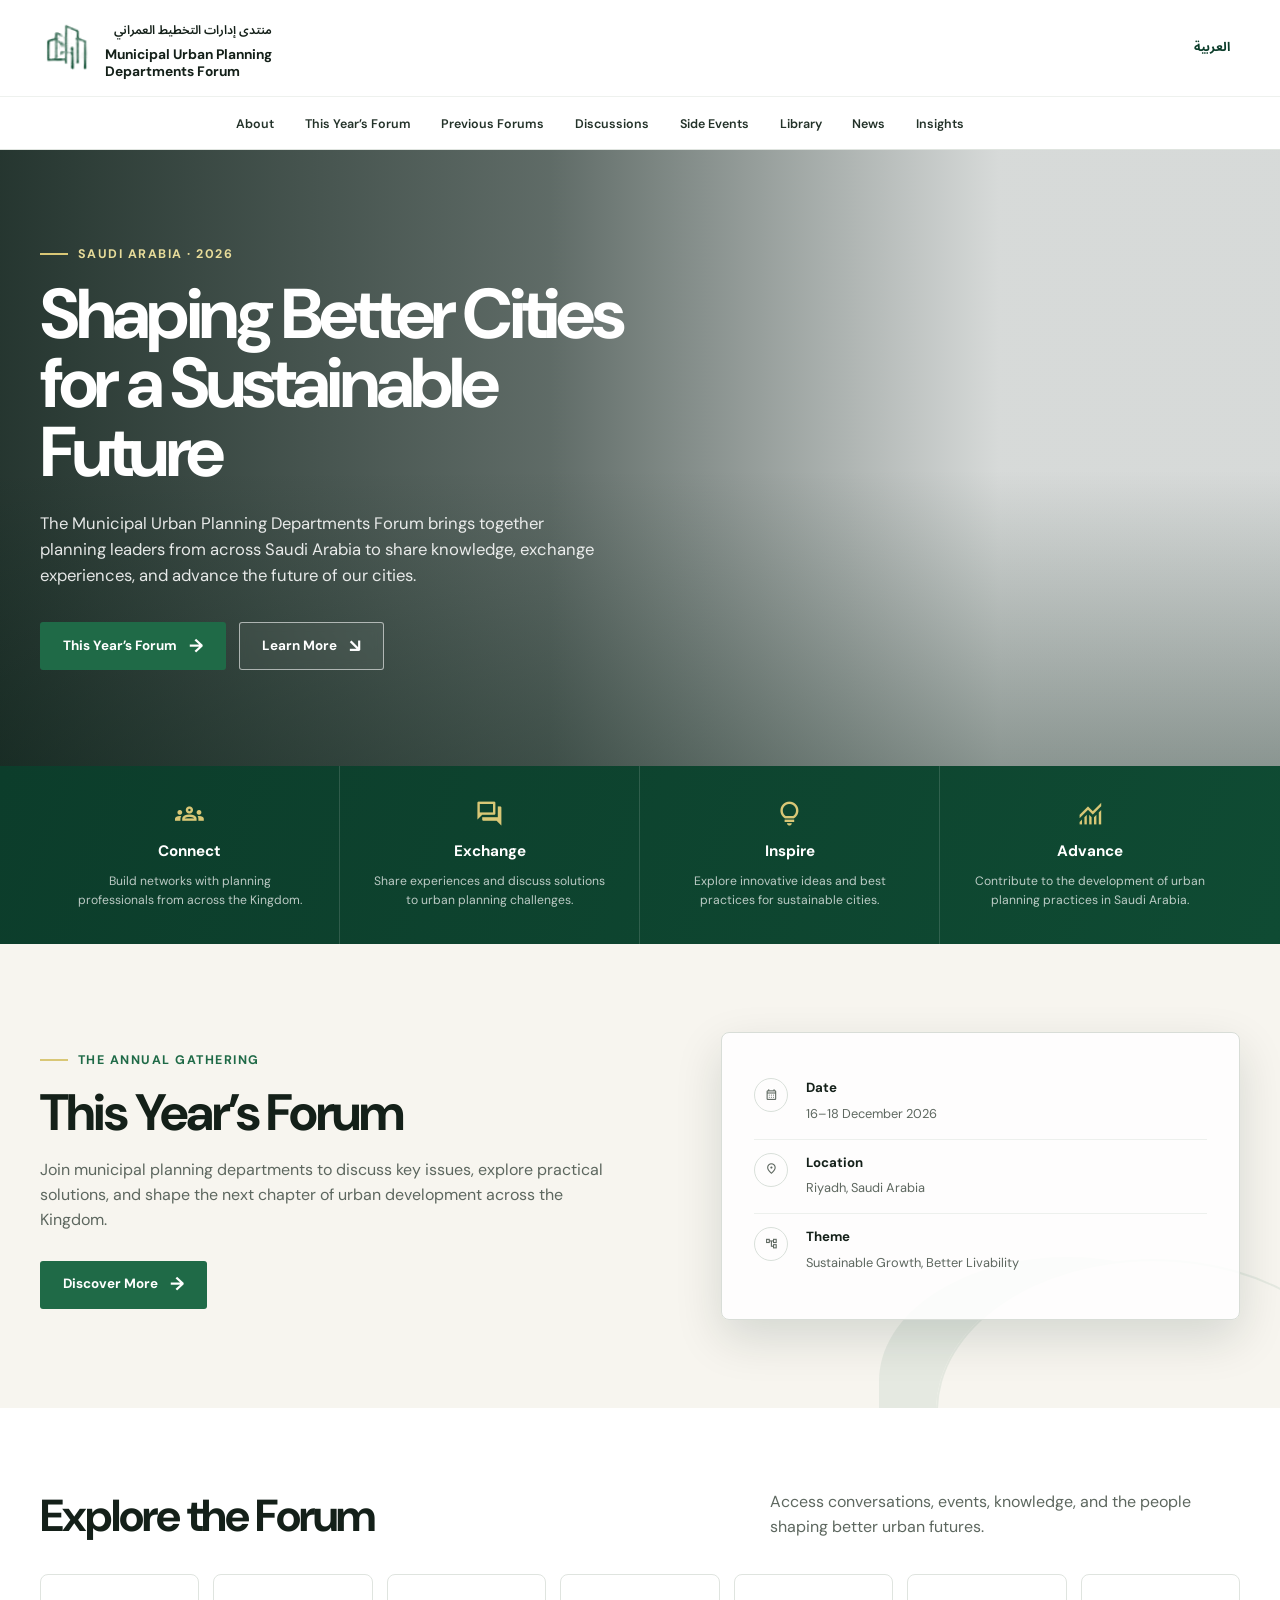
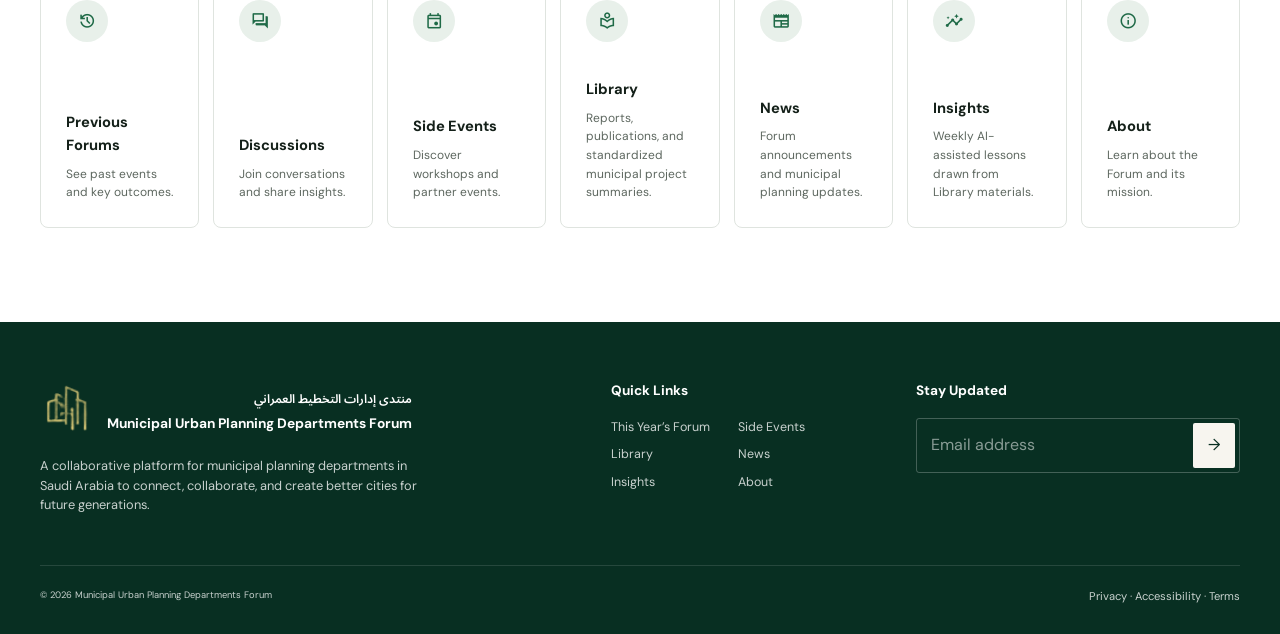
<file: index.html>
<!doctype html>
<html lang="en" dir="ltr">
<head>
  <meta charset="utf-8" />
  <meta name="viewport" content="width=device-width, initial-scale=1" />
  <meta name="description" content="Municipal Urban Planning Departments Forum — connecting planners across Saudi Arabia." />
  <title>Municipal Urban Planning Departments Forum</title>
  <link rel="icon" type="image/png" href="forum-icon-option-1.png" />
  <link rel="preconnect" href="https://fonts.googleapis.com" />
  <link rel="preconnect" href="https://fonts.gstatic.com" crossorigin />
  <link href="https://fonts.googleapis.com/css2?family=DM+Sans:wght@400;500;600;700&family=Noto+Sans+Arabic:wght@400;500;600;700&display=swap" rel="stylesheet" />
  <link href="https://fonts.googleapis.com/css2?family=Material+Symbols+Outlined:opsz,wght,FILL,GRAD@20..48,400,0,0" rel="stylesheet" />
  <style>
    :root {
      --green-950: #082f22;
      --green-900: #0c3d2b;
      --green-800: #145237;
      --green-700: #1f6a47;
      --green-100: #e8f0ea;
      --cream: #f7f5ef;
      --gold: #d9c776;
      --ink: #142019;
      --muted: #5d675f;
      --line: #dfe4df;
      --white: #fff;
      --shadow: 0 18px 48px rgb(6 37 25 / 14%);
      --radius: 8px;
      --max: 1200px;
    }

    * { box-sizing: border-box; }
    html { scroll-behavior: smooth; }
    body {
      margin: 0;
      color: var(--ink);
      background: var(--white);
      font-family: "DM Sans", "Noto Sans Arabic", system-ui, sans-serif;
      line-height: 1.55;
    }
    body[dir="rtl"] { font-family: "Noto Sans Arabic", "DM Sans", sans-serif; }
    img { display: block; max-width: 100%; }
    a { color: inherit; text-decoration: none; }
    button, input { font: inherit; }
    .container { width: min(var(--max), calc(100% - 48px)); margin-inline: auto; }
    .eyebrow {
      display: inline-flex;
      align-items: center;
      gap: 10px;
      margin-bottom: 16px;
      color: var(--green-700);
      font-size: .78rem;
      font-weight: 700;
      letter-spacing: .12em;
      text-transform: uppercase;
    }
    .eyebrow::before { content: ""; width: 28px; height: 2px; background: var(--gold); }

    .site-header { position: relative; z-index: 20; background: rgb(255 255 255 / 96%); }
    .topbar {
      min-height: 96px;
      display: flex;
      align-items: center;
      justify-content: space-between;
      gap: 32px;
    }
    .brand { display: inline-flex; align-items: center; gap: 13px; min-width: 280px; }
    .brand-mark {
      width: 52px;
      height: 58px;
      display: inline-block;
      flex: 0 0 52px;
      color: var(--green-800);
      background: currentColor;
      -webkit-mask: url("forum-icon-option-1.png") center / contain no-repeat;
      mask: url("forum-icon-option-1.png") center / contain no-repeat;
    }
    .brand-copy { line-height: 1.22; }
    .brand-copy .ar { display: block; font: 600 .76rem "Noto Sans Arabic", sans-serif; }
    .brand-copy .en { display: block; margin-top: 3px; font-size: .86rem; font-weight: 700; }
    .header-tools { display: flex; align-items: center; gap: 12px; }
    .language-button, .menu-button {
      border: 0;
      background: transparent;
      color: var(--green-900);
      cursor: pointer;
      font-size: .78rem;
      font-weight: 700;
      padding: 10px;
    }
    .menu-button { display: none; font-size: 1.35rem; }
    .main-nav { border-top: 1px solid #eef1ee; border-bottom: 1px solid var(--line); }
    .main-nav ul {
      display: flex;
      min-height: 52px;
      align-items: center;
      justify-content: center;
      gap: clamp(15px, 2.4vw, 34px);
      margin: 0;
      padding: 0;
      list-style: none;
      color: #233229;
      font-size: .78rem;
      font-weight: 600;
    }
    .main-nav a { position: relative; display: block; padding: 18px 0 15px; }
    .main-nav a::after {
      position: absolute;
      right: 50%;
      bottom: 10px;
      left: 50%;
      height: 2px;
      content: "";
      background: var(--green-700);
      transition: .25s ease;
    }
    .main-nav a:hover::after, .main-nav a:focus-visible::after { right: 0; left: 0; }

    .hero {
      position: relative;
      min-height: 560px;
      display: grid;
      align-items: center;
      overflow: hidden;
      isolation: isolate;
      color: var(--white);
      background:
        linear-gradient(90deg, rgb(5 24 17 / 87%) 0%, rgb(5 24 17 / 64%) 43%, rgb(5 24 17 / 16%) 78%),
        url("https://images.unsplash.com/photo-1486406146926-c627a92ad1ab?auto=format&fit=crop&w=2000&q=88") center 58% / cover;
    }
    .hero::after {
      position: absolute;
      inset: 0;
      z-index: -1;
      content: "";
      background: linear-gradient(0deg, rgb(3 28 18 / 36%), transparent 48%);
    }
    .hero-content { width: min(620px, 92%); padding: 88px 0 96px; }
    .hero .eyebrow { color: #e8dc9a; }
    .hero h1 {
      max-width: 670px;
      margin: 0 0 24px;
      font-size: clamp(2.75rem, 5.5vw, 5.4rem);
      line-height: .98;
      letter-spacing: -.055em;
    }
    .hero p { max-width: 560px; margin: 0 0 34px; color: rgb(255 255 255 / 88%); font-size: 1.04rem; }
    .button-row { display: flex; flex-wrap: wrap; gap: 13px; }
    .button {
      display: inline-flex;
      min-height: 48px;
      align-items: center;
      justify-content: center;
      gap: 12px;
      padding: 0 22px;
      border: 1px solid transparent;
      border-radius: 3px;
      background: var(--green-700);
      color: var(--white);
      font-size: .84rem;
      font-weight: 700;
      transition: transform .2s ease, background .2s ease, color .2s ease;
    }
    .button:hover { transform: translateY(-2px); background: var(--green-800); }
    .button.secondary { border-color: rgb(255 255 255 / 58%); background: rgb(255 255 255 / 5%); backdrop-filter: blur(4px); }
    .button.secondary:hover { background: var(--white); color: var(--green-900); }
    .arrow { font-size: 1.15rem; }

    .value-strip { background: linear-gradient(110deg, var(--green-900), #0f4b33); color: white; }
    .values { display: grid; grid-template-columns: repeat(4, 1fr); }
    .value {
      min-height: 178px;
      padding: 34px 30px;
      text-align: center;
      border-inline-end: 1px solid rgb(255 255 255 / 14%);
    }
    .value:last-child { border-inline-end: 0; }
    .material-symbols-outlined { font-variation-settings: "FILL" 0, "wght" 400, "GRAD" 0, "opsz" 24; }
    .value-icon { display: block; margin-bottom: 11px; color: var(--gold); font-size: 1.8rem; line-height: 1; }
    .value h3 { margin: 0 0 8px; font-size: .95rem; }
    .value p { margin: 0; color: rgb(255 255 255 / 72%); font-size: .76rem; }

    .forum-section { position: relative; overflow: hidden; background: var(--cream); }
    .forum-section::after {
      position: absolute;
      right: -90px;
      bottom: -155px;
      width: 430px;
      height: 300px;
      content: "";
      opacity: .08;
      border: 2px solid var(--green-700);
      border-radius: 50% 50% 0 0;
      box-shadow: -85px -30px 0 -30px transparent, -85px -30px 0 -28px var(--green-700);
    }
    .forum-grid { position: relative; z-index: 1; display: grid; grid-template-columns: 1.08fr .92fr; gap: 72px; align-items: center; padding: 88px 0; }
    .section-title { margin: 0 0 18px; font-size: clamp(2rem, 4vw, 3.6rem); line-height: 1.06; letter-spacing: -.04em; }
    .section-copy { max-width: 580px; margin: 0 0 28px; color: var(--muted); }
    .event-card { padding: 32px; border: 1px solid #d8ddd7; border-radius: var(--radius); background: rgb(255 255 255 / 86%); box-shadow: var(--shadow); }
    .event-row { display: grid; grid-template-columns: 38px 1fr; gap: 14px; align-items: start; padding: 13px 0; border-bottom: 1px solid #edf0ed; }
    .event-row:last-child { border-bottom: 0; }
    .event-symbol { display: grid; width: 34px; height: 34px; place-items: center; color: var(--green-700); border: 1px solid #d9e0da; border-radius: 50%; }
    .event-row strong { display: block; margin-bottom: 2px; font-size: .83rem; }
    .event-row span { color: var(--muted); font-size: .8rem; }

    .explore { padding: 82px 0 94px; }
    .explore-head { display: flex; align-items: end; justify-content: space-between; gap: 30px; margin-bottom: 34px; }
    .explore-head .section-title { margin: 0; font-size: clamp(2rem, 3.5vw, 3rem); }
    .explore-head p { max-width: 470px; margin: 0; color: var(--muted); }
    .explore-grid { display: grid; grid-template-columns: repeat(auto-fit, minmax(145px, 1fr)); gap: 14px; }
    .explore-card {
      min-height: 218px;
      display: flex;
      flex-direction: column;
      padding: 25px;
      border: 1px solid var(--line);
      border-radius: var(--radius);
      background: var(--white);
      transition: transform .22s ease, border-color .22s ease, box-shadow .22s ease;
    }
    .explore-card:hover { transform: translateY(-5px); border-color: #b7c9bc; box-shadow: 0 14px 34px rgb(12 61 43 / 10%); }
    .explore-icon { display: grid; width: 42px; height: 42px; place-items: center; margin-bottom: 36px; color: var(--green-700); border-radius: 50%; background: var(--green-100); font-size: 1.15rem; }
    .explore-card h3 { margin: auto 0 8px; font-size: .92rem; }
    .explore-card p { margin: 0; color: var(--muted); font-size: .75rem; }

    .site-footer { padding: 58px 0 28px; color: rgb(255 255 255 / 78%); background: var(--green-950); }
    .footer-grid { display: grid; grid-template-columns: 1.7fr .8fr 1.1fr; gap: 70px; }
    .footer-logo-row { display: flex; align-items: center; gap: 15px; margin-bottom: 18px; }
    .footer-logo-row .brand-mark { color: var(--gold); }
    .footer-brand { color: var(--white); }
    .footer-note { max-width: 390px; margin: 0; font-size: .8rem; }
    .footer-title { margin: 0 0 17px; color: var(--white); font-size: .85rem; }
    .footer-links { display: grid; grid-template-columns: repeat(2, max-content); gap: 8px 28px; font-size: .78rem; }
    .subscribe { display: flex; padding: 4px; border: 1px solid rgb(255 255 255 / 24%); border-radius: 3px; }
    .subscribe input { min-width: 0; flex: 1; padding: 10px; border: 0; outline: 0; color: white; background: transparent; }
    .subscribe input::placeholder { color: rgb(255 255 255 / 52%); }
    .subscribe button { width: 42px; border: 0; border-radius: 2px; color: var(--green-950); background: var(--cream); cursor: pointer; }
    .footer-bottom { display: flex; justify-content: space-between; gap: 24px; margin-top: 50px; padding-top: 22px; border-top: 1px solid rgb(255 255 255 / 12%); font-size: .7rem; }

    :focus-visible { outline: 3px solid var(--gold); outline-offset: 3px; }

    @media (max-width: 920px) {
      .menu-button { display: inline-block; }
      .main-nav { display: none; position: absolute; inset: 96px 0 auto; background: white; box-shadow: var(--shadow); }
      .main-nav.open { display: block; }
      .main-nav ul { display: grid; gap: 0; padding: 12px 24px 22px; }
      .main-nav a { padding: 11px 0; }
      .hero { min-height: 520px; }
      .values { grid-template-columns: repeat(2, 1fr); }
      .value:nth-child(2) { border-inline-end: 0; }
      .value:nth-child(-n+2) { border-bottom: 1px solid rgb(255 255 255 / 14%); }
      .forum-grid { grid-template-columns: 1fr; gap: 38px; }
      .explore-grid { grid-template-columns: repeat(2, 1fr); }
      .explore-card:last-child { grid-column: 1 / -1; }
      .footer-grid { grid-template-columns: 1fr 1fr; }
      .footer-grid > :last-child { grid-column: 1 / -1; }
    }

    @media (max-width: 620px) {
      .container { width: min(100% - 30px, var(--max)); }
      .topbar { min-height: 82px; }
      .brand { min-width: 0; }
      .brand-mark { width: 42px; height: 48px; flex-basis: 42px; transform: scale(.82); transform-origin: left center; }
      .brand-copy .ar { display: none; }
      .brand-copy .en { max-width: 170px; font-size: .72rem; }
      .main-nav { inset-block-start: 82px; }
      .hero-content { padding: 72px 0; }
      .hero h1 { font-size: clamp(2.5rem, 12vw, 3.7rem); }
      .values { grid-template-columns: 1fr; }
      .value { min-height: auto; border-inline-end: 0; border-bottom: 1px solid rgb(255 255 255 / 14%); }
      .value:last-child { border-bottom: 0; }
      .forum-grid { padding: 68px 0; }
      .event-card { padding: 21px; }
      .explore-head { display: block; }
      .explore-head p { margin-top: 15px; }
      .explore-grid { grid-template-columns: 1fr; }
      .explore-card:last-child { grid-column: auto; }
      .explore-card { min-height: 185px; }
      .footer-grid { grid-template-columns: 1fr; gap: 38px; }
      .footer-grid > :last-child { grid-column: auto; }
      .footer-bottom { display: block; }
      .footer-bottom span { display: block; margin-top: 8px; }
    }

    @media (prefers-reduced-motion: reduce) {
      html { scroll-behavior: auto; }
      *, *::before, *::after { transition-duration: .01ms !important; }
    }
  </style>
</head>
<body>
  <header class="site-header">
    <div class="container topbar">
      <a class="brand" href="#top" aria-label="Municipal Urban Planning Departments Forum home">
        <span class="brand-mark" aria-hidden="true"></span>
        <span class="brand-copy">
          <span class="ar" lang="ar" dir="rtl">منتدى إدارات التخطيط العمراني</span>
          <span class="en" data-i18n="brand">Municipal Urban Planning<br />Departments Forum</span>
        </span>
      </a>
      <div class="header-tools">
        <button class="language-button" type="button" id="languageToggle" aria-label="Switch language">العربية</button>
        <button class="menu-button" type="button" id="menuToggle" aria-controls="mainNavigation" aria-expanded="false" aria-label="Open menu">☰</button>
      </div>
    </div>
    <nav class="main-nav" id="mainNavigation" aria-label="Main navigation">
      <ul class="container">
        <li><a href="#about" data-i18n="navAbout">About</a></li>
        <li><a href="#forum" data-i18n="navCurrent">This Year’s Forum</a></li>
        <li><a href="#explore" data-i18n="navPrevious">Previous Forums</a></li>
        <li><a href="#explore" data-i18n="navDiscussions">Discussions</a></li>
        <li><a href="#explore" data-i18n="navEvents">Side Events</a></li>
        <li><a href="library.html" data-i18n="navLibrary">Library</a></li>
        <li><a href="news.html" data-i18n="navNews">News</a></li>
        <li><a href="insights.html" data-i18n="navInsights">Insights</a></li>
      </ul>
    </nav>
  </header>

  <main id="top">
    <section class="hero" id="about" aria-labelledby="hero-title">
      <div class="container">
        <div class="hero-content">
          <span class="eyebrow" data-i18n="heroEyebrow">Saudi Arabia · 2026</span>
          <h1 id="hero-title" data-i18n="heroTitle">Shaping Better Cities for a Sustainable Future</h1>
          <p data-i18n="heroCopy">The Municipal Urban Planning Departments Forum brings together planning leaders from across Saudi Arabia to share knowledge, exchange experiences, and advance the future of our cities.</p>
          <div class="button-row">
            <a class="button" href="#forum"><span data-i18n="heroPrimary">This Year’s Forum</span><span class="arrow" aria-hidden="true">→</span></a>
            <a class="button secondary" href="#about"><span data-i18n="heroSecondary">Learn More</span><span class="arrow" aria-hidden="true">↘</span></a>
          </div>
        </div>
      </div>
    </section>

    <section class="value-strip" aria-label="Forum values">
      <div class="container values">
        <article class="value"><span class="value-icon material-symbols-outlined" aria-hidden="true">groups</span><h3 data-i18n="connectTitle">Connect</h3><p data-i18n="connectCopy">Build networks with planning professionals from across the Kingdom.</p></article>
        <article class="value"><span class="value-icon material-symbols-outlined" aria-hidden="true">forum</span><h3 data-i18n="exchangeTitle">Exchange</h3><p data-i18n="exchangeCopy">Share experiences and discuss solutions to urban planning challenges.</p></article>
        <article class="value"><span class="value-icon material-symbols-outlined" aria-hidden="true">lightbulb</span><h3 data-i18n="inspireTitle">Inspire</h3><p data-i18n="inspireCopy">Explore innovative ideas and best practices for sustainable cities.</p></article>
        <article class="value"><span class="value-icon material-symbols-outlined" aria-hidden="true">monitoring</span><h3 data-i18n="advanceTitle">Advance</h3><p data-i18n="advanceCopy">Contribute to the development of urban planning practices in Saudi Arabia.</p></article>
      </div>
    </section>

    <section class="forum-section" id="forum" aria-labelledby="forum-title">
      <div class="container forum-grid">
        <div>
          <span class="eyebrow" data-i18n="forumEyebrow">The annual gathering</span>
          <h2 class="section-title" id="forum-title" data-i18n="forumTitle">This Year’s Forum</h2>
          <p class="section-copy" data-i18n="forumCopy">Join municipal planning departments to discuss key issues, explore practical solutions, and shape the next chapter of urban development across the Kingdom.</p>
          <a class="button" href="#explore"><span data-i18n="discover">Discover More</span><span class="arrow" aria-hidden="true">→</span></a>
        </div>
        <aside class="event-card" aria-label="Forum details">
          <div class="event-row"><span class="event-symbol material-symbols-outlined" aria-hidden="true">calendar_month</span><div><strong data-i18n="dateLabel">Date</strong><span data-i18n="dateValue">16–18 December 2026</span></div></div>
          <div class="event-row"><span class="event-symbol material-symbols-outlined" aria-hidden="true">location_on</span><div><strong data-i18n="locationLabel">Location</strong><span data-i18n="locationValue">Riyadh, Saudi Arabia</span></div></div>
          <div class="event-row"><span class="event-symbol material-symbols-outlined" aria-hidden="true">account_tree</span><div><strong data-i18n="themeLabel">Theme</strong><span data-i18n="themeValue">Sustainable Growth, Better Livability</span></div></div>
        </aside>
      </div>
    </section>

    <section class="explore" id="explore" aria-labelledby="explore-title">
      <div class="container">
        <div class="explore-head">
          <h2 class="section-title" id="explore-title" data-i18n="exploreTitle">Explore the Forum</h2>
          <p data-i18n="exploreCopy">Access conversations, events, knowledge, and the people shaping better urban futures.</p>
        </div>
        <div class="explore-grid">
          <a class="explore-card" href="#"><span class="explore-icon material-symbols-outlined" aria-hidden="true">history</span><h3 data-i18n="cardPrevious">Previous Forums</h3><p data-i18n="cardPreviousCopy">See past events and key outcomes.</p></a>
          <a class="explore-card" href="#"><span class="explore-icon material-symbols-outlined" aria-hidden="true">forum</span><h3 data-i18n="cardDiscussions">Discussions</h3><p data-i18n="cardDiscussionsCopy">Join conversations and share insights.</p></a>
          <a class="explore-card" href="#"><span class="explore-icon material-symbols-outlined" aria-hidden="true">event</span><h3 data-i18n="cardEvents">Side Events</h3><p data-i18n="cardEventsCopy">Discover workshops and partner events.</p></a>
          <a class="explore-card" href="library.html"><span class="explore-icon material-symbols-outlined" aria-hidden="true">local_library</span><h3 data-i18n="cardLibrary">Library</h3><p data-i18n="cardLibraryCopy">Reports, publications, and standardized municipal project summaries.</p></a>
          <a class="explore-card" href="news.html"><span class="explore-icon material-symbols-outlined" aria-hidden="true">newspaper</span><h3 data-i18n="cardNews">News</h3><p data-i18n="cardNewsCopy">Forum announcements and municipal planning updates.</p></a>
          <a class="explore-card" href="insights.html"><span class="explore-icon material-symbols-outlined" aria-hidden="true">insights</span><h3 data-i18n="cardInsights">Insights</h3><p data-i18n="cardInsightsCopy">Weekly AI-assisted lessons drawn from Library materials.</p></a>
          <a class="explore-card" href="#about"><span class="explore-icon material-symbols-outlined" aria-hidden="true">info</span><h3 data-i18n="cardAbout">About</h3><p data-i18n="cardAboutCopy">Learn about the Forum and its mission.</p></a>
        </div>
      </div>
    </section>
  </main>

  <footer class="site-footer">
    <div class="container footer-grid">
      <div>
        <div class="footer-logo-row">
          <span class="brand-mark" aria-hidden="true"></span>
          <div class="brand-copy footer-brand"><span class="ar" lang="ar" dir="rtl">منتدى إدارات التخطيط العمراني</span><span class="en">Municipal Urban Planning Departments Forum</span></div>
        </div>
        <p class="footer-note" data-i18n="footerNote">A collaborative platform for municipal planning departments in Saudi Arabia to connect, collaborate, and create better cities for future generations.</p>
      </div>
      <div>
        <h2 class="footer-title" data-i18n="quickLinks">Quick Links</h2>
        <nav class="footer-links" aria-label="Footer navigation"><a href="#forum" data-i18n="navCurrent">This Year’s Forum</a><a href="#explore" data-i18n="navEvents">Side Events</a><a href="library.html" data-i18n="navLibrary">Library</a><a href="news.html" data-i18n="navNews">News</a><a href="insights.html" data-i18n="navInsights">Insights</a><a href="#about" data-i18n="navAbout">About</a></nav>
      </div>
      <div>
        <h2 class="footer-title" data-i18n="stayUpdated">Stay Updated</h2>
        <form class="subscribe" id="subscribeForm"><input type="email" required aria-label="Email address" placeholder="Email address" data-placeholder-en="Email address" data-placeholder-ar="البريد الإلكتروني" /><button type="submit" aria-label="Subscribe">→</button></form>
      </div>
    </div>
    <div class="container footer-bottom"><small>© 2026 Municipal Urban Planning Departments Forum</small><span data-i18n="footerLegal">Privacy · Accessibility · Terms</span></div>
  </footer>

  <script>
    const menuButton = document.querySelector('#menuToggle');
    const navigation = document.querySelector('#mainNavigation');
    menuButton.addEventListener('click', () => {
      const open = navigation.classList.toggle('open');
      menuButton.setAttribute('aria-expanded', String(open));
      menuButton.textContent = open ? '×' : '☰';
    });

    navigation.addEventListener('click', (event) => {
      if (event.target.matches('a')) {
        navigation.classList.remove('open');
        menuButton.setAttribute('aria-expanded', 'false');
        menuButton.textContent = '☰';
      }
    });

    const translations = {
      ar: {
        brand: 'منتدى إدارات التخطيط العمراني', navAbout: 'عن المنتدى', navCurrent: 'منتدى هذا العام', navPrevious: 'المنتديات السابقة', navDiscussions: 'النقاشات', navEvents: 'الفعاليات المصاحبة', navLibrary: 'المكتبة', navNews: 'الأخبار', navInsights: 'رؤى',
        heroEyebrow: 'المملكة العربية السعودية · 2026', heroTitle: 'نصنع مدناً أفضل لمستقبل مستدام', heroCopy: 'يجمع منتدى إدارات التخطيط العمراني قيادات التخطيط من مختلف مناطق المملكة لتبادل المعرفة والخبرات ودعم مستقبل مدننا.', heroPrimary: 'منتدى هذا العام', heroSecondary: 'اعرف المزيد',
        connectTitle: 'تواصل', connectCopy: 'ابنِ شبكة علاقات مع خبراء التخطيط من مختلف أنحاء المملكة.', exchangeTitle: 'تبادل', exchangeCopy: 'شارك الخبرات وناقش حلول تحديات التخطيط العمراني.', inspireTitle: 'إلهام', inspireCopy: 'استكشف الأفكار المبتكرة وأفضل ممارسات المدن المستدامة.', advanceTitle: 'تقدم', advanceCopy: 'ساهم في تطوير ممارسات التخطيط العمراني في المملكة.',
        forumEyebrow: 'اللقاء السنوي', forumTitle: 'منتدى هذا العام', forumCopy: 'انضم إلى إدارات التخطيط البلدية لمناقشة القضايا المهمة واستكشاف الحلول العملية وصياغة المرحلة القادمة من التنمية العمرانية.', discover: 'اكتشف المزيد', dateLabel: 'التاريخ', dateValue: '16–18 ديسمبر 2026', locationLabel: 'الموقع', locationValue: 'الرياض، المملكة العربية السعودية', themeLabel: 'الموضوع', themeValue: 'نمو مستدام، جودة حياة أفضل',
        exploreTitle: 'استكشف المنتدى', exploreCopy: 'اكتشف النقاشات والفعاليات والمعرفة والأشخاص الذين يصنعون مستقبلاً عمرانياً أفضل.', cardPrevious: 'المنتديات السابقة', cardPreviousCopy: 'اطّلع على الفعاليات السابقة وأبرز النتائج.', cardDiscussions: 'النقاشات', cardDiscussionsCopy: 'انضم إلى الحوارات وشارك رؤيتك.', cardEvents: 'الفعاليات المصاحبة', cardEventsCopy: 'اكتشف ورش العمل وفعاليات الشركاء.', cardLibrary: 'المكتبة', cardLibraryCopy: 'تقارير ومنشورات وملخصات موحدة لمشروعات البلديات.', cardNews: 'الأخبار', cardNewsCopy: 'إعلانات المنتدى ومستجدات التخطيط البلدي.', cardInsights: 'رؤى', cardInsightsCopy: 'دروس أسبوعية بمساعدة الذكاء الاصطناعي من مواد المكتبة.', cardAbout: 'عن المنتدى', cardAboutCopy: 'تعرّف على المنتدى ورسالته.',
        footerNote: 'منصة تعاونية لإدارات التخطيط البلدية في المملكة للتواصل والعمل المشترك وصناعة مدن أفضل للأجيال القادمة.', quickLinks: 'روابط سريعة', stayUpdated: 'ابقَ على اطلاع', footerLegal: 'الخصوصية · إمكانية الوصول · الشروط'
      }
    };

    const englishText = new Map([...document.querySelectorAll('[data-i18n]')].map((element) => [element, element.textContent]));
    const languageButton = document.querySelector('#languageToggle');
    let language = 'en';
    languageButton.addEventListener('click', () => {
      language = language === 'en' ? 'ar' : 'en';
      document.documentElement.lang = language;
      document.body.dir = language === 'ar' ? 'rtl' : 'ltr';
      document.querySelectorAll('[data-i18n]').forEach((element) => {
        const key = element.dataset.i18n;
        element.textContent = language === 'ar' ? translations.ar[key] : englishText.get(element);
      });
      const email = document.querySelector('.subscribe input');
      email.placeholder = language === 'ar' ? email.dataset.placeholderAr : email.dataset.placeholderEn;
      languageButton.textContent = language === 'ar' ? 'EN' : 'العربية';
    });

    document.querySelector('#subscribeForm').addEventListener('submit', (event) => {
      event.preventDefault();
      const button = event.currentTarget.querySelector('button');
      button.textContent = '✓';
      button.setAttribute('aria-label', 'Subscribed');
    });
  </script>
</body>
</html>
</file>
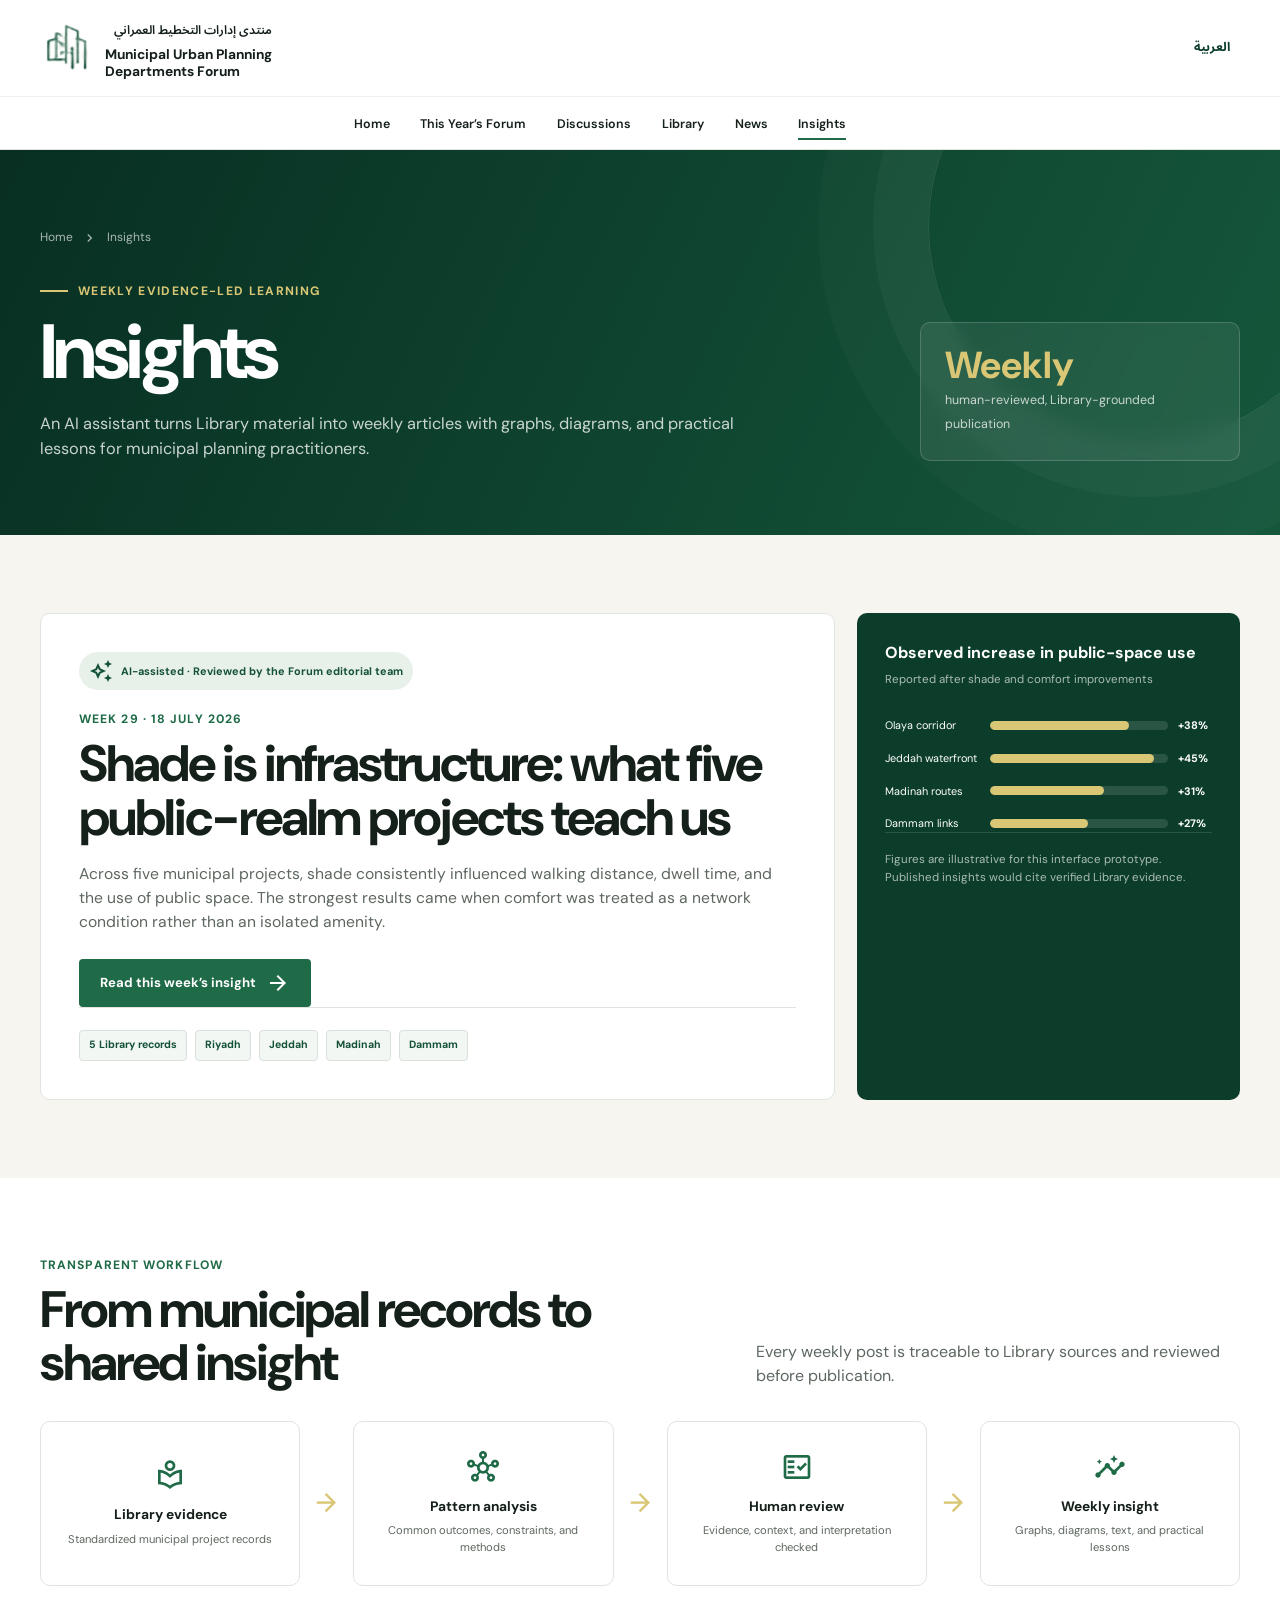
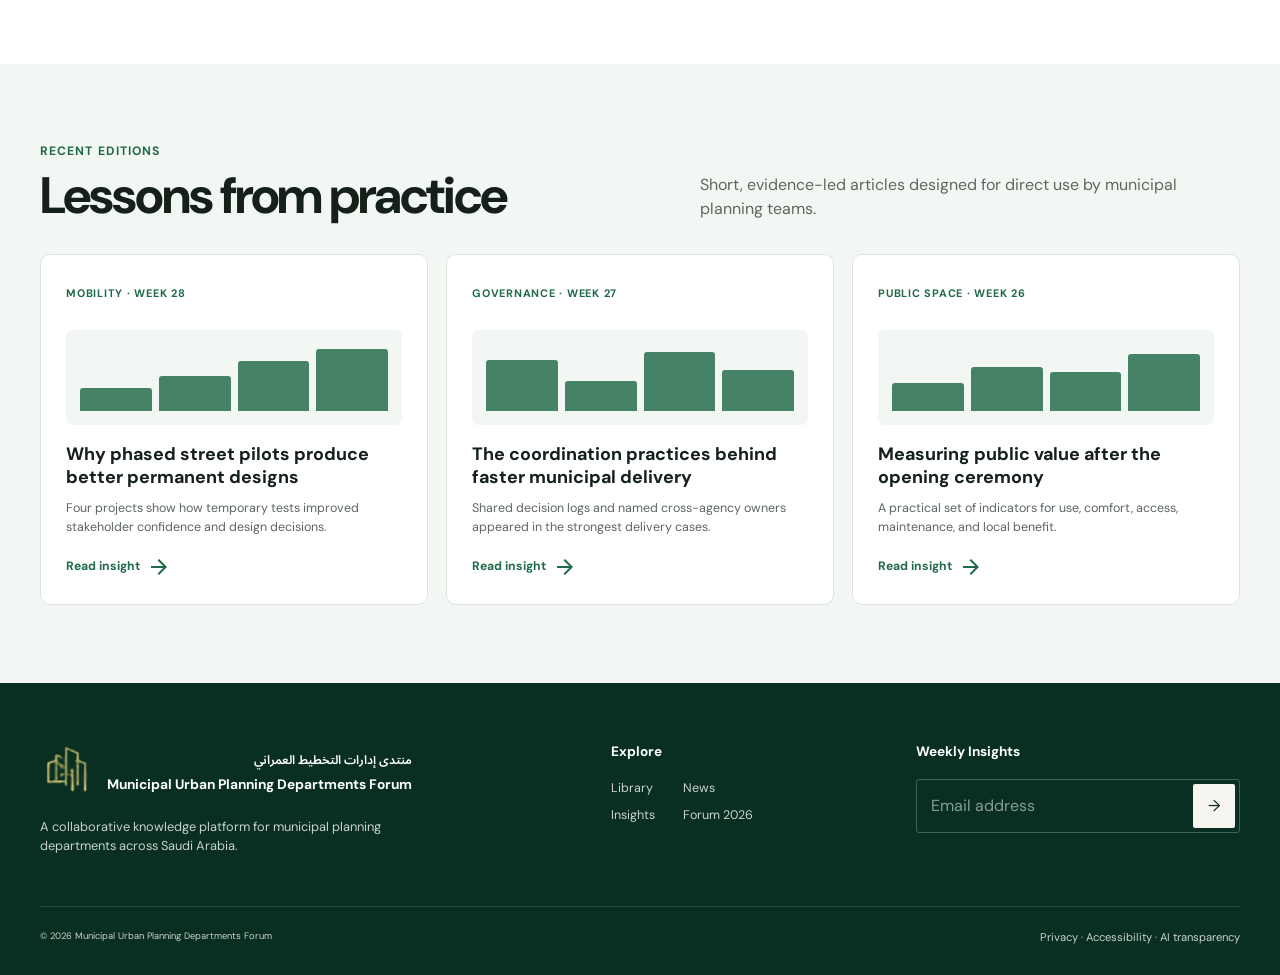
<file: insights.html>
<!doctype html>
<html lang="en" dir="ltr">
<head>
  <meta charset="utf-8" /><meta name="viewport" content="width=device-width, initial-scale=1" /><meta name="description" content="Weekly AI-assisted insights and lessons from municipal urban planning projects across Saudi Arabia." /><title>Insights | Municipal Urban Planning Departments Forum</title><link rel="icon" type="image/png" href="forum-icon-option-1.png" />
  <link rel="preconnect" href="https://fonts.googleapis.com" /><link rel="preconnect" href="https://fonts.gstatic.com" crossorigin /><link href="https://fonts.googleapis.com/css2?family=DM+Sans:wght@400;500;600;700&family=Noto+Sans+Arabic:wght@400;500;600;700&family=Material+Symbols+Outlined:opsz,wght,FILL,GRAD@20..48,400,0,0&display=swap" rel="stylesheet" /><link rel="stylesheet" href="forum-pages.css" />
</head>
<body>
  <header class="site-header"><div class="container topbar"><a class="brand" href="index.html"><span class="brand-mark"></span><span class="brand-copy"><span class="ar" lang="ar" dir="rtl">منتدى إدارات التخطيط العمراني</span><span class="en">Municipal Urban Planning<br />Departments Forum</span></span></a><div class="header-tools"><button class="language-button" id="languageToggle">العربية</button><button class="menu-button" id="menuToggle" aria-controls="mainNavigation" aria-expanded="false">☰</button></div></div><nav class="main-nav" id="mainNavigation"><ul class="container"><li><a href="index.html" data-ar="الرئيسية">Home</a></li><li><a href="index.html#forum" data-ar="منتدى هذا العام">This Year’s Forum</a></li><li><a href="index.html#explore" data-ar="النقاشات">Discussions</a></li><li><a href="library.html" data-ar="المكتبة">Library</a></li><li><a href="news.html" data-ar="الأخبار">News</a></li><li><a class="active" href="insights.html" data-ar="رؤى">Insights</a></li></ul></nav></header>
  <main>
    <section class="page-hero"><div class="container"><div class="crumbs"><a href="index.html">Home</a><span class="material-symbols-outlined">chevron_right</span><span>Insights</span></div><div class="hero-grid"><div><span class="eyebrow" data-ar="تعلم أسبوعي قائم على الأدلة">Weekly evidence-led learning</span><h1 data-ar="رؤى">Insights</h1><p data-ar="يحوّل مساعد الذكاء الاصطناعي مواد المكتبة إلى مقالات أسبوعية تضم الرسوم البيانية والمخططات والدروس العملية لممارسي التخطيط البلدي.">An AI assistant turns Library material into weekly articles with graphs, diagrams, and practical lessons for municipal planning practitioners.</p></div><aside class="hero-stat"><strong>Weekly</strong><span>human-reviewed, Library-grounded publication</span></aside></div></div></section>
    <section class="section cream"><div class="container"><div class="insight-feature"><article class="article-panel"><span class="ai-label"><span class="material-symbols-outlined">auto_awesome</span>AI-assisted · Reviewed by the Forum editorial team</span><span class="section-kicker">Week 29 · 18 July 2026</span><h2>Shade is infrastructure: what five public-realm projects teach us</h2><p class="lead">Across five municipal projects, shade consistently influenced walking distance, dwell time, and the use of public space. The strongest results came when comfort was treated as a network condition rather than an isolated amenity.</p><a class="button" href="#weekly-article">Read this week’s insight <span class="material-symbols-outlined">arrow_forward</span></a><div class="source-strip"><span class="source-pill">5 Library records</span><span class="source-pill">Riyadh</span><span class="source-pill">Jeddah</span><span class="source-pill">Madinah</span><span class="source-pill">Dammam</span></div></article><aside class="chart-panel" aria-label="Comparison chart showing change in public space use"><h3>Observed increase in public-space use</h3><p>Reported after shade and comfort improvements</p><div class="bars"><div class="bar-row"><span>Olaya corridor</span><div class="bar-track"><div class="bar-fill" style="width:78%"></div></div><strong>+38%</strong></div><div class="bar-row"><span>Jeddah waterfront</span><div class="bar-track"><div class="bar-fill" style="width:92%"></div></div><strong>+45%</strong></div><div class="bar-row"><span>Madinah routes</span><div class="bar-track"><div class="bar-fill" style="width:64%"></div></div><strong>+31%</strong></div><div class="bar-row"><span>Dammam links</span><div class="bar-track"><div class="bar-fill" style="width:55%"></div></div><strong>+27%</strong></div></div><p class="chart-note">Figures are illustrative for this interface prototype. Published insights would cite verified Library evidence.</p></aside></div></div></section>
    <section class="section" id="weekly-article"><div class="container"><div class="section-head"><div><span class="section-kicker">Transparent workflow</span><h2 class="section-title">From municipal records to shared insight</h2></div><p>Every weekly post is traceable to Library sources and reviewed before publication.</p></div><div class="learning-flow"><article class="flow-node"><span class="material-symbols-outlined">local_library</span><strong>Library evidence</strong><span>Standardized municipal project records</span></article><span class="flow-arrow material-symbols-outlined">arrow_forward</span><article class="flow-node"><span class="material-symbols-outlined">hub</span><strong>Pattern analysis</strong><span>Common outcomes, constraints, and methods</span></article><span class="flow-arrow material-symbols-outlined">arrow_forward</span><article class="flow-node"><span class="material-symbols-outlined">fact_check</span><strong>Human review</strong><span>Evidence, context, and interpretation checked</span></article><span class="flow-arrow material-symbols-outlined">arrow_forward</span><article class="flow-node"><span class="material-symbols-outlined">insights</span><strong>Weekly insight</strong><span>Graphs, diagrams, text, and practical lessons</span></article></div></div></section>
    <section class="section soft"><div class="container"><div class="section-head"><div><span class="section-kicker">Recent editions</span><h2 class="section-title">Lessons from practice</h2></div><p>Short, evidence-led articles designed for direct use by municipal planning teams.</p></div><div class="insight-grid"><article class="insight-card"><span class="category">Mobility · Week 28</span><div class="mini-visual"><span style="height:35%"></span><span style="height:52%"></span><span style="height:74%"></span><span style="height:92%"></span></div><h3>Why phased street pilots produce better permanent designs</h3><p>Four projects show how temporary tests improved stakeholder confidence and design decisions.</p><a class="card-link" href="#">Read insight <span class="material-symbols-outlined">arrow_forward</span></a></article><article class="insight-card"><span class="category">Governance · Week 27</span><div class="mini-visual"><span style="height:76%"></span><span style="height:45%"></span><span style="height:88%"></span><span style="height:61%"></span></div><h3>The coordination practices behind faster municipal delivery</h3><p>Shared decision logs and named cross-agency owners appeared in the strongest delivery cases.</p><a class="card-link" href="#">Read insight <span class="material-symbols-outlined">arrow_forward</span></a></article><article class="insight-card"><span class="category">Public space · Week 26</span><div class="mini-visual"><span style="height:42%"></span><span style="height:66%"></span><span style="height:58%"></span><span style="height:85%"></span></div><h3>Measuring public value after the opening ceremony</h3><p>A practical set of indicators for use, comfort, access, maintenance, and local benefit.</p><a class="card-link" href="#">Read insight <span class="material-symbols-outlined">arrow_forward</span></a></article></div></div></section>
  </main>
  <footer class="site-footer"><div class="container footer-grid"><div><div class="footer-logo-row"><span class="brand-mark"></span><div class="brand-copy footer-brand"><span class="ar" lang="ar" dir="rtl">منتدى إدارات التخطيط العمراني</span><span class="en">Municipal Urban Planning Departments Forum</span></div></div><p class="footer-note">A collaborative knowledge platform for municipal planning departments across Saudi Arabia.</p></div><div><h2 class="footer-title">Explore</h2><nav class="footer-links"><a href="library.html">Library</a><a href="news.html">News</a><a href="insights.html">Insights</a><a href="index.html#forum">Forum 2026</a></nav></div><div><h2 class="footer-title">Weekly Insights</h2><form class="subscribe"><input type="email" required placeholder="Email address" aria-label="Email address" /><button>→</button></form></div></div><div class="container footer-bottom"><small>© 2026 Municipal Urban Planning Departments Forum</small><span>Privacy · Accessibility · AI transparency</span></div></footer><script src="forum-pages.js"></script>
</body></html>
</file>
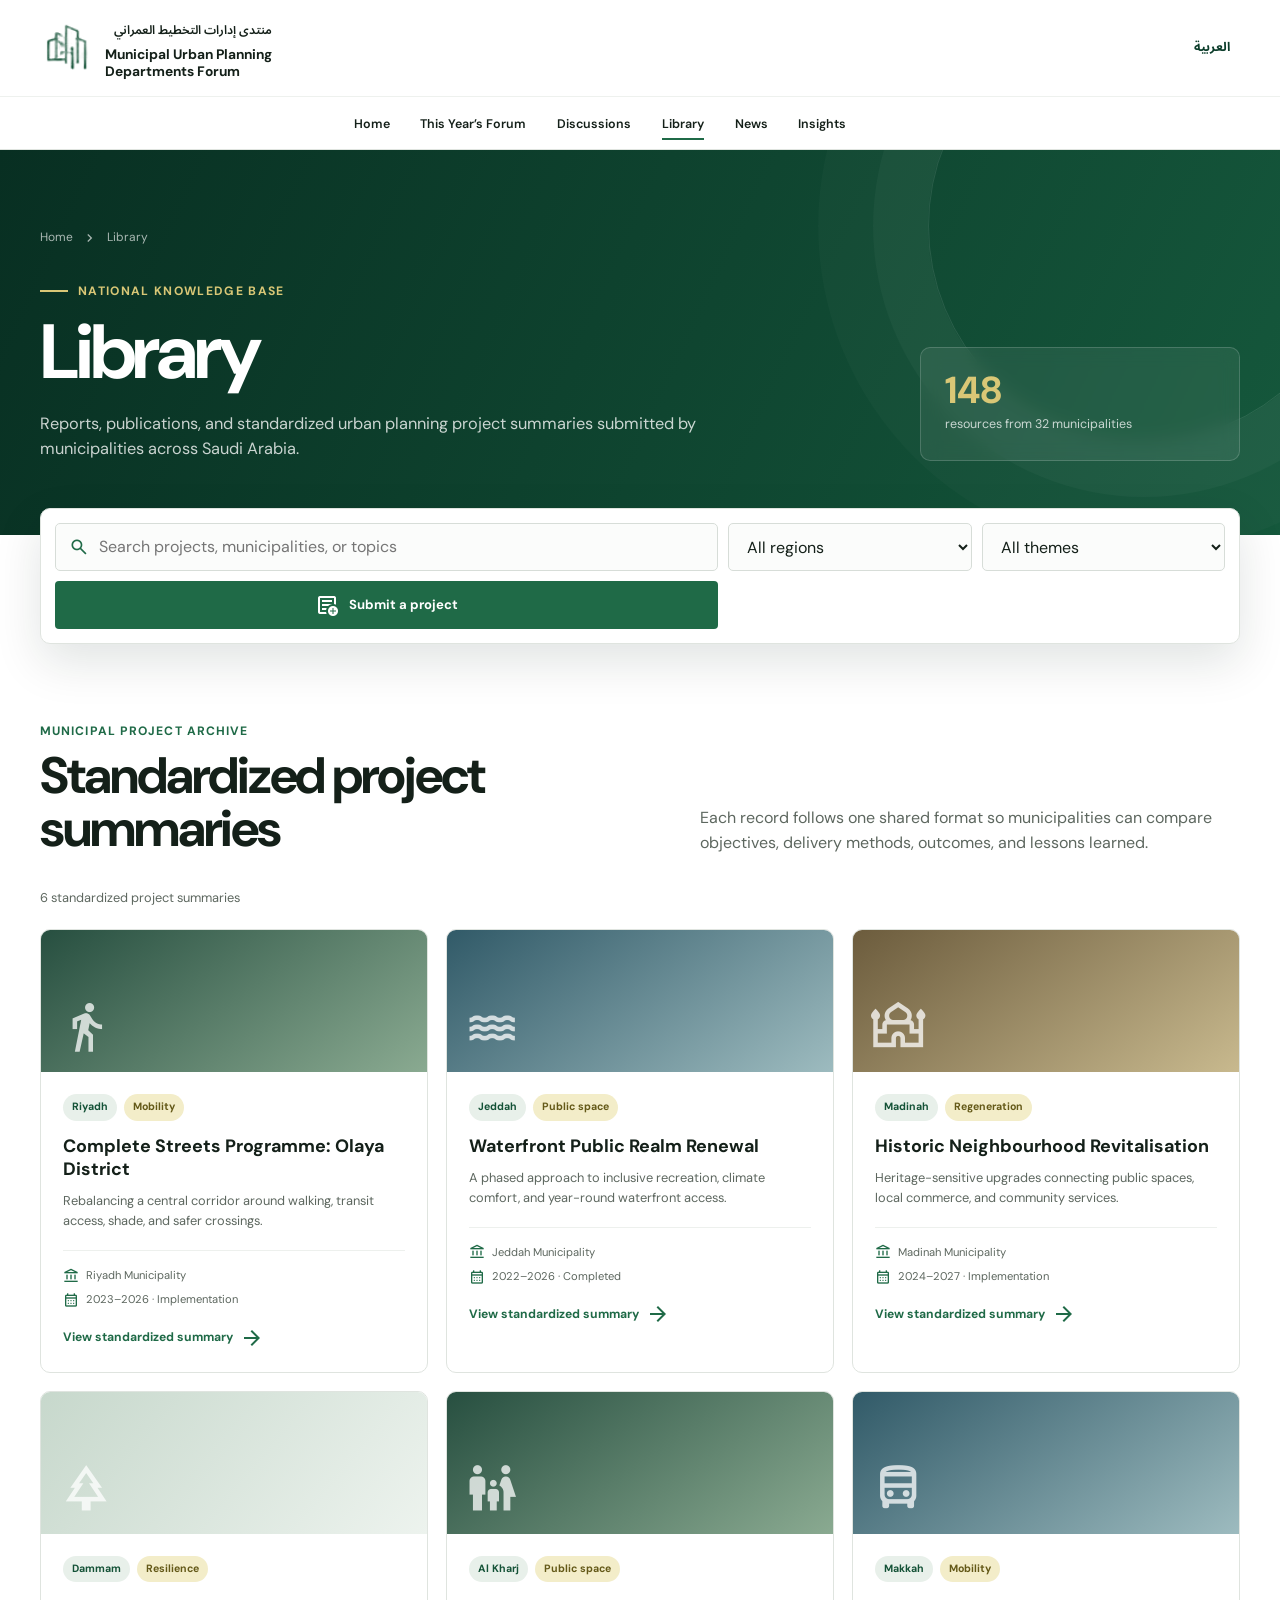
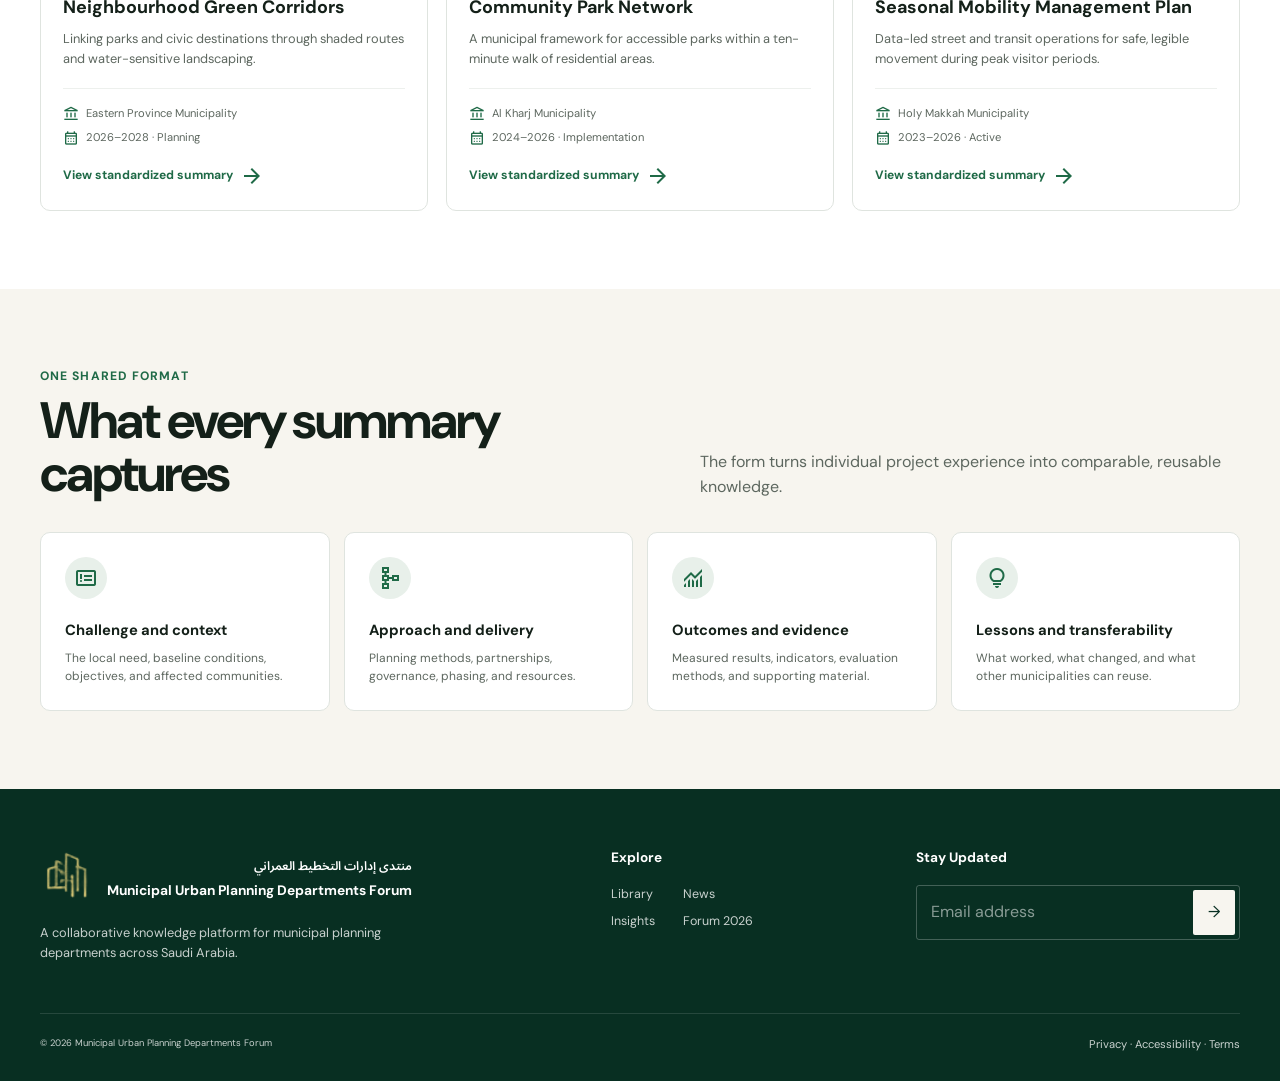
<file: library.html>
<!doctype html>
<html lang="en" dir="ltr">
<head>
  <meta charset="utf-8" />
  <meta name="viewport" content="width=device-width, initial-scale=1" />
  <meta name="description" content="Reports, publications, and standardized municipal urban planning project summaries from across Saudi Arabia." />
  <title>Library | Municipal Urban Planning Departments Forum</title>
  <link rel="icon" type="image/png" href="forum-icon-option-1.png" />
  <link rel="preconnect" href="https://fonts.googleapis.com" />
  <link rel="preconnect" href="https://fonts.gstatic.com" crossorigin />
  <link href="https://fonts.googleapis.com/css2?family=DM+Sans:wght@400;500;600;700&family=Noto+Sans+Arabic:wght@400;500;600;700&family=Material+Symbols+Outlined:opsz,wght,FILL,GRAD@20..48,400,0,0&display=swap" rel="stylesheet" />
  <link rel="stylesheet" href="forum-pages.css" />
</head>
<body>
  <header class="site-header">
    <div class="container topbar">
      <a class="brand" href="index.html" aria-label="Forum home">
        <span class="brand-mark" aria-hidden="true"></span>
        <span class="brand-copy"><span class="ar" lang="ar" dir="rtl">منتدى إدارات التخطيط العمراني</span><span class="en">Municipal Urban Planning<br />Departments Forum</span></span>
      </a>
      <div class="header-tools"><button class="language-button" id="languageToggle" type="button" aria-label="Switch language">العربية</button><button class="menu-button" id="menuToggle" type="button" aria-controls="mainNavigation" aria-expanded="false" aria-label="Open menu">☰</button></div>
    </div>
    <nav class="main-nav" id="mainNavigation" aria-label="Main navigation">
      <ul class="container">
        <li><a href="index.html" data-ar="الرئيسية">Home</a></li>
        <li><a href="index.html#forum" data-ar="منتدى هذا العام">This Year’s Forum</a></li>
        <li><a href="index.html#explore" data-ar="النقاشات">Discussions</a></li>
        <li><a class="active" href="library.html" data-ar="المكتبة">Library</a></li>
        <li><a href="news.html" data-ar="الأخبار">News</a></li>
        <li><a href="insights.html" data-ar="رؤى">Insights</a></li>
      </ul>
    </nav>
  </header>

  <main>
    <section class="page-hero">
      <div class="container">
        <div class="crumbs"><a href="index.html">Home</a><span class="material-symbols-outlined" aria-hidden="true">chevron_right</span><span>Library</span></div>
        <div class="hero-grid">
          <div><span class="eyebrow" data-ar="قاعدة المعرفة الوطنية">National knowledge base</span><h1 data-ar="المكتبة">Library</h1><p data-ar="تقارير ومنشورات وملخصات موحدة لمشروعات التخطيط العمراني مقدمة من البلديات في جميع أنحاء المملكة العربية السعودية.">Reports, publications, and standardized urban planning project summaries submitted by municipalities across Saudi Arabia.</p></div>
          <aside class="hero-stat"><strong>148</strong><span>resources from 32 municipalities</span></aside>
        </div>
      </div>
    </section>

    <div class="toolbar">
      <div class="container toolbar-inner">
        <label class="field-wrap"><span class="material-symbols-outlined" aria-hidden="true">search</span><input id="projectSearch" type="search" placeholder="Search projects, municipalities, or topics" aria-label="Search the Library" /></label>
        <select id="regionFilter" aria-label="Filter by region"><option value="all">All regions</option><option value="riyadh">Riyadh</option><option value="makkah">Makkah</option><option value="madinah">Madinah</option><option value="eastern">Eastern Province</option></select>
        <select id="themeFilter" aria-label="Filter by theme"><option value="all">All themes</option><option value="mobility">Mobility</option><option value="public-space">Public space</option><option value="regeneration">Urban regeneration</option><option value="resilience">Resilience</option></select>
        <button class="button" id="submissionToggle" type="button" aria-controls="submissionPanel" aria-expanded="false"><span class="material-symbols-outlined" aria-hidden="true">add_notes</span>Submit a project</button>
      </div>
    </div>

    <section class="section" aria-labelledby="projects-title">
      <div class="container">
        <div class="section-head"><div><span class="section-kicker">Municipal project archive</span><h2 class="section-title" id="projects-title">Standardized project summaries</h2></div><p>Each record follows one shared format so municipalities can compare objectives, delivery methods, outcomes, and lessons learned.</p></div>
        <p class="results-count" id="resultsCount">6 standardized project summaries</p>
        <div class="project-grid">
          <article class="project-card" data-region="riyadh" data-theme="mobility"><div class="project-cover riyadh"><span class="material-symbols-outlined" aria-hidden="true">directions_walk</span></div><div class="project-body"><div class="tag-row"><span class="tag">Riyadh</span><span class="tag gold">Mobility</span></div><h3>Complete Streets Programme: Olaya District</h3><p>Rebalancing a central corridor around walking, transit access, shade, and safer crossings.</p><div class="project-meta"><span><span class="material-symbols-outlined">account_balance</span>Riyadh Municipality</span><span><span class="material-symbols-outlined">calendar_month</span>2023–2026 · Implementation</span></div><a class="card-link" href="#">View standardized summary <span class="material-symbols-outlined">arrow_forward</span></a></div></article>
          <article class="project-card" data-region="makkah" data-theme="public-space"><div class="project-cover jeddah"><span class="material-symbols-outlined" aria-hidden="true">water</span></div><div class="project-body"><div class="tag-row"><span class="tag">Jeddah</span><span class="tag gold">Public space</span></div><h3>Waterfront Public Realm Renewal</h3><p>A phased approach to inclusive recreation, climate comfort, and year-round waterfront access.</p><div class="project-meta"><span><span class="material-symbols-outlined">account_balance</span>Jeddah Municipality</span><span><span class="material-symbols-outlined">calendar_month</span>2022–2026 · Completed</span></div><a class="card-link" href="#">View standardized summary <span class="material-symbols-outlined">arrow_forward</span></a></div></article>
          <article class="project-card" data-region="madinah" data-theme="regeneration"><div class="project-cover madinah"><span class="material-symbols-outlined" aria-hidden="true">mosque</span></div><div class="project-body"><div class="tag-row"><span class="tag">Madinah</span><span class="tag gold">Regeneration</span></div><h3>Historic Neighbourhood Revitalisation</h3><p>Heritage-sensitive upgrades connecting public spaces, local commerce, and community services.</p><div class="project-meta"><span><span class="material-symbols-outlined">account_balance</span>Madinah Municipality</span><span><span class="material-symbols-outlined">calendar_month</span>2024–2027 · Implementation</span></div><a class="card-link" href="#">View standardized summary <span class="material-symbols-outlined">arrow_forward</span></a></div></article>
          <article class="project-card" data-region="eastern" data-theme="resilience"><div class="project-cover"><span class="material-symbols-outlined" aria-hidden="true">park</span></div><div class="project-body"><div class="tag-row"><span class="tag">Dammam</span><span class="tag gold">Resilience</span></div><h3>Neighbourhood Green Corridors</h3><p>Linking parks and civic destinations through shaded routes and water-sensitive landscaping.</p><div class="project-meta"><span><span class="material-symbols-outlined">account_balance</span>Eastern Province Municipality</span><span><span class="material-symbols-outlined">calendar_month</span>2026–2028 · Planning</span></div><a class="card-link" href="#">View standardized summary <span class="material-symbols-outlined">arrow_forward</span></a></div></article>
          <article class="project-card" data-region="riyadh" data-theme="public-space"><div class="project-cover riyadh"><span class="material-symbols-outlined" aria-hidden="true">family_restroom</span></div><div class="project-body"><div class="tag-row"><span class="tag">Al Kharj</span><span class="tag gold">Public space</span></div><h3>Community Park Network</h3><p>A municipal framework for accessible parks within a ten-minute walk of residential areas.</p><div class="project-meta"><span><span class="material-symbols-outlined">account_balance</span>Al Kharj Municipality</span><span><span class="material-symbols-outlined">calendar_month</span>2024–2026 · Implementation</span></div><a class="card-link" href="#">View standardized summary <span class="material-symbols-outlined">arrow_forward</span></a></div></article>
          <article class="project-card" data-region="makkah" data-theme="mobility"><div class="project-cover jeddah"><span class="material-symbols-outlined" aria-hidden="true">directions_bus</span></div><div class="project-body"><div class="tag-row"><span class="tag">Makkah</span><span class="tag gold">Mobility</span></div><h3>Seasonal Mobility Management Plan</h3><p>Data-led street and transit operations for safe, legible movement during peak visitor periods.</p><div class="project-meta"><span><span class="material-symbols-outlined">account_balance</span>Holy Makkah Municipality</span><span><span class="material-symbols-outlined">calendar_month</span>2023–2026 · Active</span></div><a class="card-link" href="#">View standardized summary <span class="material-symbols-outlined">arrow_forward</span></a></div></article>
        </div>
        <div class="empty-state" id="emptyState"><span class="material-symbols-outlined">search_off</span>No project summaries match these filters.</div>

        <section class="form-panel" id="submissionPanel" aria-labelledby="submission-title">
          <h3 id="submission-title">Municipal project summary form</h3><p>Create a standardized draft for review before it is archived in the Library.</p>
          <form id="projectSubmission">
            <div class="form-grid">
              <div class="form-field"><label for="municipality">Municipality</label><input id="municipality" required placeholder="e.g. Riyadh Municipality" /></div>
              <div class="form-field"><label for="projectTitle">Project title</label><input id="projectTitle" required placeholder="Official project name" /></div>
              <div class="form-field"><label for="projectRegion">Region</label><select id="projectRegion" required><option value="">Select region</option><option>Riyadh</option><option>Makkah</option><option>Madinah</option><option>Eastern Province</option></select></div>
              <div class="form-field"><label for="projectTheme">Primary theme</label><select id="projectTheme" required><option value="">Select theme</option><option>Mobility</option><option>Public space</option><option>Urban regeneration</option><option>Resilience</option></select></div>
              <div class="form-field full"><label for="challenge">Planning challenge</label><textarea id="challenge" required placeholder="Describe the context and problem the project responds to."></textarea></div>
              <div class="form-field full"><label for="approach">Approach and delivery model</label><textarea id="approach" required placeholder="Summarize the planning approach, stakeholders, phases, and tools used."></textarea></div>
              <div class="form-field"><label for="outcomes">Measured outcomes</label><textarea id="outcomes" required placeholder="List indicators and results."></textarea></div>
              <div class="form-field"><label for="lessons">Lessons learned</label><textarea id="lessons" required placeholder="What should other municipalities know?"></textarea></div>
            </div>
            <div class="form-actions"><button class="button secondary" type="reset">Clear</button><button class="button" type="submit"><span class="material-symbols-outlined">save</span>Save draft</button></div>
          </form>
        </section>
      </div>
    </section>

    <section class="section cream">
      <div class="container"><div class="section-head"><div><span class="section-kicker">One shared format</span><h2 class="section-title">What every summary captures</h2></div><p>The form turns individual project experience into comparable, reusable knowledge.</p></div><div class="standards-grid"><article class="standard-card"><span class="material-symbols-outlined">problem</span><h3>Challenge and context</h3><p>The local need, baseline conditions, objectives, and affected communities.</p></article><article class="standard-card"><span class="material-symbols-outlined">schema</span><h3>Approach and delivery</h3><p>Planning methods, partnerships, governance, phasing, and resources.</p></article><article class="standard-card"><span class="material-symbols-outlined">monitoring</span><h3>Outcomes and evidence</h3><p>Measured results, indicators, evaluation methods, and supporting material.</p></article><article class="standard-card"><span class="material-symbols-outlined">lightbulb</span><h3>Lessons and transferability</h3><p>What worked, what changed, and what other municipalities can reuse.</p></article></div></div>
    </section>
  </main>

  <footer class="site-footer"><div class="container footer-grid"><div><div class="footer-logo-row"><span class="brand-mark" aria-hidden="true"></span><div class="brand-copy footer-brand"><span class="ar" lang="ar" dir="rtl">منتدى إدارات التخطيط العمراني</span><span class="en">Municipal Urban Planning Departments Forum</span></div></div><p class="footer-note">A collaborative knowledge platform for municipal planning departments across Saudi Arabia.</p></div><div><h2 class="footer-title">Explore</h2><nav class="footer-links"><a href="library.html">Library</a><a href="news.html">News</a><a href="insights.html">Insights</a><a href="index.html#forum">Forum 2026</a></nav></div><div><h2 class="footer-title">Stay Updated</h2><form class="subscribe"><input type="email" required aria-label="Email address" placeholder="Email address" /><button type="submit" aria-label="Subscribe">→</button></form></div></div><div class="container footer-bottom"><small>© 2026 Municipal Urban Planning Departments Forum</small><span>Privacy · Accessibility · Terms</span></div></footer>
  <script src="forum-pages.js"></script>
</body>
</html>
</file>
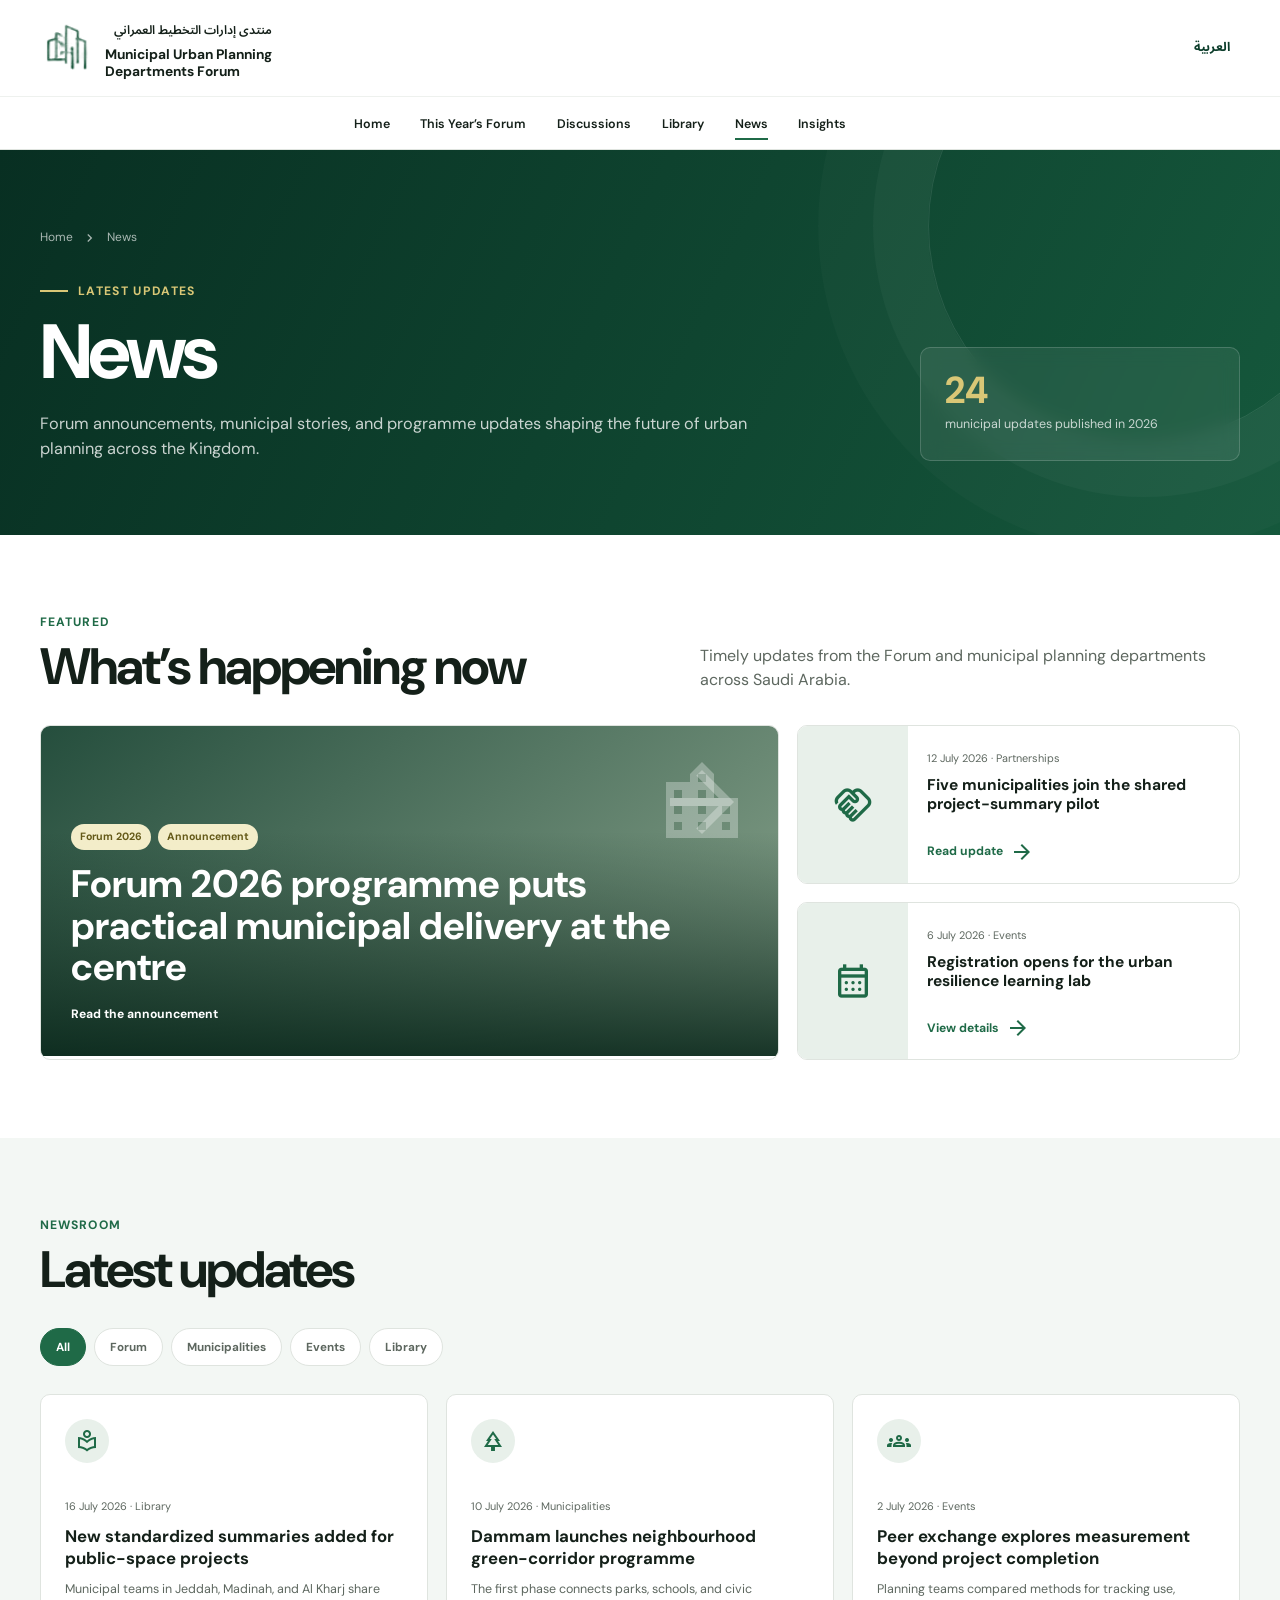
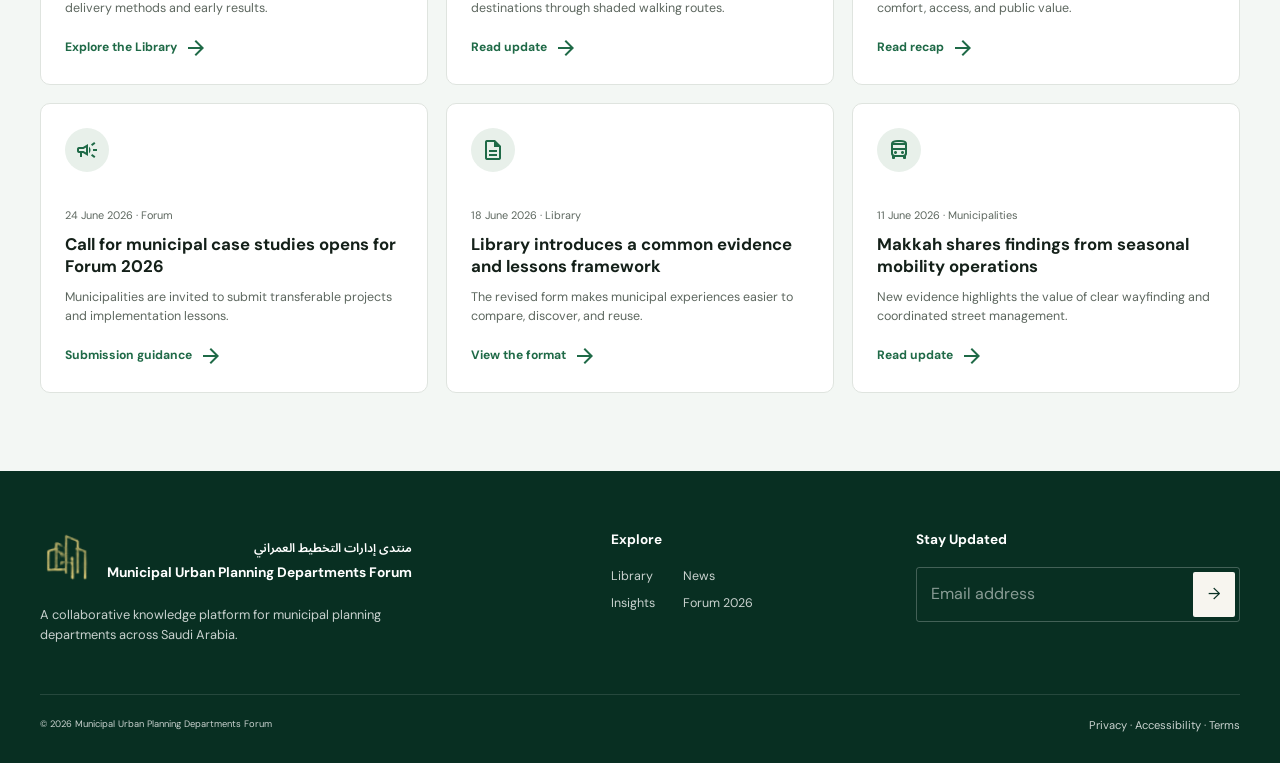
<file: news.html>
<!doctype html>
<html lang="en" dir="ltr">
<head>
  <meta charset="utf-8" /><meta name="viewport" content="width=device-width, initial-scale=1" /><meta name="description" content="Latest announcements and municipal urban planning news from across Saudi Arabia." /><title>News | Municipal Urban Planning Departments Forum</title><link rel="icon" type="image/png" href="forum-icon-option-1.png" />
  <link rel="preconnect" href="https://fonts.googleapis.com" /><link rel="preconnect" href="https://fonts.gstatic.com" crossorigin /><link href="https://fonts.googleapis.com/css2?family=DM+Sans:wght@400;500;600;700&family=Noto+Sans+Arabic:wght@400;500;600;700&family=Material+Symbols+Outlined:opsz,wght,FILL,GRAD@20..48,400,0,0&display=swap" rel="stylesheet" /><link rel="stylesheet" href="forum-pages.css" />
</head>
<body>
  <header class="site-header"><div class="container topbar"><a class="brand" href="index.html" aria-label="Forum home"><span class="brand-mark" aria-hidden="true"></span><span class="brand-copy"><span class="ar" lang="ar" dir="rtl">منتدى إدارات التخطيط العمراني</span><span class="en">Municipal Urban Planning<br />Departments Forum</span></span></a><div class="header-tools"><button class="language-button" id="languageToggle" type="button">العربية</button><button class="menu-button" id="menuToggle" type="button" aria-controls="mainNavigation" aria-expanded="false">☰</button></div></div><nav class="main-nav" id="mainNavigation"><ul class="container"><li><a href="index.html" data-ar="الرئيسية">Home</a></li><li><a href="index.html#forum" data-ar="منتدى هذا العام">This Year’s Forum</a></li><li><a href="index.html#explore" data-ar="النقاشات">Discussions</a></li><li><a href="library.html" data-ar="المكتبة">Library</a></li><li><a class="active" href="news.html" data-ar="الأخبار">News</a></li><li><a href="insights.html" data-ar="رؤى">Insights</a></li></ul></nav></header>
  <main>
    <section class="page-hero"><div class="container"><div class="crumbs"><a href="index.html">Home</a><span class="material-symbols-outlined">chevron_right</span><span>News</span></div><div class="hero-grid"><div><span class="eyebrow" data-ar="آخر المستجدات">Latest updates</span><h1 data-ar="الأخبار">News</h1><p data-ar="إعلانات المنتدى وأخبار البلديات وتحديثات البرامج التي تشكل مستقبل التخطيط العمراني في المملكة.">Forum announcements, municipal stories, and programme updates shaping the future of urban planning across the Kingdom.</p></div><aside class="hero-stat"><strong>24</strong><span>municipal updates published in 2026</span></aside></div></div></section>
    <section class="section"><div class="container"><div class="section-head"><div><span class="section-kicker">Featured</span><h2 class="section-title">What’s happening now</h2></div><p>Timely updates from the Forum and municipal planning departments across Saudi Arabia.</p></div><div class="featured-news"><article class="news-feature"><div class="news-image"><span class="material-symbols-outlined">location_city</span><div><div class="tag-row"><span class="tag gold">Forum 2026</span><span class="tag gold">Announcement</span></div><h2>Forum 2026 programme puts practical municipal delivery at the centre</h2><a class="card-link" href="#" style="color:white">Read the announcement <span class="material-symbols-outlined">arrow_forward</span></a></div></div></article><div class="news-stack"><article class="news-side-card"><div class="news-side-icon"><span class="material-symbols-outlined">handshake</span></div><div class="news-side-body"><span class="news-meta">12 July 2026 · Partnerships</span><h3>Five municipalities join the shared project-summary pilot</h3><a class="card-link" href="#">Read update <span class="material-symbols-outlined">arrow_forward</span></a></div></article><article class="news-side-card"><div class="news-side-icon"><span class="material-symbols-outlined">calendar_month</span></div><div class="news-side-body"><span class="news-meta">6 July 2026 · Events</span><h3>Registration opens for the urban resilience learning lab</h3><a class="card-link" href="#">View details <span class="material-symbols-outlined">arrow_forward</span></a></div></article></div></div></div></section>
    <section class="section soft"><div class="container"><div class="section-head"><div><span class="section-kicker">Newsroom</span><h2 class="section-title">Latest updates</h2></div></div><div class="filter-tabs" role="group" aria-label="Filter news"><button class="filter-tab active" data-category="all">All</button><button class="filter-tab" data-category="forum">Forum</button><button class="filter-tab" data-category="municipalities">Municipalities</button><button class="filter-tab" data-category="events">Events</button><button class="filter-tab" data-category="library">Library</button></div><div class="news-grid">
      <article class="news-card" data-news-category="library"><span class="material-symbols-outlined">local_library</span><span class="news-meta">16 July 2026 · Library</span><h3>New standardized summaries added for public-space projects</h3><p>Municipal teams in Jeddah, Madinah, and Al Kharj share delivery methods and early results.</p><a class="card-link" href="library.html">Explore the Library <span class="material-symbols-outlined">arrow_forward</span></a></article>
      <article class="news-card" data-news-category="municipalities"><span class="material-symbols-outlined">park</span><span class="news-meta">10 July 2026 · Municipalities</span><h3>Dammam launches neighbourhood green-corridor programme</h3><p>The first phase connects parks, schools, and civic destinations through shaded walking routes.</p><a class="card-link" href="#">Read update <span class="material-symbols-outlined">arrow_forward</span></a></article>
      <article class="news-card" data-news-category="events"><span class="material-symbols-outlined">groups</span><span class="news-meta">2 July 2026 · Events</span><h3>Peer exchange explores measurement beyond project completion</h3><p>Planning teams compared methods for tracking use, comfort, access, and public value.</p><a class="card-link" href="#">Read recap <span class="material-symbols-outlined">arrow_forward</span></a></article>
      <article class="news-card" data-news-category="forum"><span class="material-symbols-outlined">campaign</span><span class="news-meta">24 June 2026 · Forum</span><h3>Call for municipal case studies opens for Forum 2026</h3><p>Municipalities are invited to submit transferable projects and implementation lessons.</p><a class="card-link" href="#">Submission guidance <span class="material-symbols-outlined">arrow_forward</span></a></article>
      <article class="news-card" data-news-category="library"><span class="material-symbols-outlined">description</span><span class="news-meta">18 June 2026 · Library</span><h3>Library introduces a common evidence and lessons framework</h3><p>The revised form makes municipal experiences easier to compare, discover, and reuse.</p><a class="card-link" href="library.html">View the format <span class="material-symbols-outlined">arrow_forward</span></a></article>
      <article class="news-card" data-news-category="municipalities"><span class="material-symbols-outlined">directions_bus</span><span class="news-meta">11 June 2026 · Municipalities</span><h3>Makkah shares findings from seasonal mobility operations</h3><p>New evidence highlights the value of clear wayfinding and coordinated street management.</p><a class="card-link" href="#">Read update <span class="material-symbols-outlined">arrow_forward</span></a></article>
    </div></div></section>
  </main>
  <footer class="site-footer"><div class="container footer-grid"><div><div class="footer-logo-row"><span class="brand-mark"></span><div class="brand-copy footer-brand"><span class="ar" lang="ar" dir="rtl">منتدى إدارات التخطيط العمراني</span><span class="en">Municipal Urban Planning Departments Forum</span></div></div><p class="footer-note">A collaborative knowledge platform for municipal planning departments across Saudi Arabia.</p></div><div><h2 class="footer-title">Explore</h2><nav class="footer-links"><a href="library.html">Library</a><a href="news.html">News</a><a href="insights.html">Insights</a><a href="index.html#forum">Forum 2026</a></nav></div><div><h2 class="footer-title">Stay Updated</h2><form class="subscribe"><input type="email" required placeholder="Email address" aria-label="Email address" /><button>→</button></form></div></div><div class="container footer-bottom"><small>© 2026 Municipal Urban Planning Departments Forum</small><span>Privacy · Accessibility · Terms</span></div></footer><script src="forum-pages.js"></script>
</body></html>
</file>
<file: forum-pages.css>
:root {
  --green-950: #082f22;
  --green-900: #0c3d2b;
  --green-800: #145237;
  --green-700: #1f6a47;
  --green-600: #2f7b55;
  --green-100: #e8f0ea;
  --green-50: #f3f7f4;
  --cream: #f7f5ef;
  --gold: #d9c776;
  --ink: #142019;
  --muted: #5d675f;
  --line: #dfe4df;
  --white: #fff;
  --shadow: 0 18px 48px rgb(6 37 25 / 12%);
  --radius: 10px;
  --max: 1200px;
}

* { box-sizing: border-box; }
html { scroll-behavior: smooth; }
body { margin: 0; color: var(--ink); background: var(--white); font-family: "DM Sans", "Noto Sans Arabic", system-ui, sans-serif; line-height: 1.55; }
body[dir="rtl"] { font-family: "Noto Sans Arabic", "DM Sans", sans-serif; }
a { color: inherit; text-decoration: none; }
button, input, select, textarea { font: inherit; }
button { cursor: pointer; }
.container { width: min(var(--max), calc(100% - 48px)); margin-inline: auto; }
.material-symbols-outlined { font-variation-settings: "FILL" 0, "wght" 400, "GRAD" 0, "opsz" 24; }

.site-header { position: relative; z-index: 30; background: rgb(255 255 255 / 97%); }
.topbar { min-height: 96px; display: flex; align-items: center; justify-content: space-between; gap: 28px; }
.brand { min-width: 280px; display: inline-flex; align-items: center; gap: 13px; }
.brand-mark { width: 52px; height: 58px; display: inline-block; flex: 0 0 52px; color: var(--green-800); background: currentColor; -webkit-mask: url("forum-icon-option-1.png") center / contain no-repeat; mask: url("forum-icon-option-1.png") center / contain no-repeat; }
.brand-copy { line-height: 1.22; }
.brand-copy .ar { display: block; font: 600 .76rem "Noto Sans Arabic", sans-serif; }
.brand-copy .en { display: block; margin-top: 3px; font-size: .86rem; font-weight: 700; }
.header-tools { display: flex; align-items: center; gap: 10px; }
.language-button, .menu-button { padding: 10px; border: 0; color: var(--green-900); background: transparent; font-size: .78rem; font-weight: 700; }
.menu-button { display: none; font-size: 1.35rem; }
.main-nav { border-top: 1px solid #eef1ee; border-bottom: 1px solid var(--line); }
.main-nav ul { min-height: 52px; display: flex; align-items: center; justify-content: center; gap: clamp(15px, 2.4vw, 34px); margin: 0; padding: 0; list-style: none; font-size: .78rem; font-weight: 600; }
.main-nav a { position: relative; display: block; padding: 18px 0 15px; }
.main-nav a::after { position: absolute; right: 50%; bottom: 9px; left: 50%; height: 2px; content: ""; background: var(--green-700); transition: .22s ease; }
.main-nav a:hover::after, .main-nav a.active::after, .main-nav a:focus-visible::after { right: 0; left: 0; }

.page-hero { position: relative; overflow: hidden; padding: 78px 0 74px; color: var(--white); background: linear-gradient(115deg, var(--green-950), #15583c); }
.page-hero::before { position: absolute; top: -140px; right: -80px; width: 430px; height: 430px; content: ""; border: 1px solid rgb(255 255 255 / 10%); border-radius: 50%; box-shadow: 0 0 0 55px rgb(255 255 255 / 3%), 0 0 0 110px rgb(255 255 255 / 2%); }
.page-hero .container { position: relative; z-index: 1; }
.crumbs { display: flex; align-items: center; gap: 9px; margin-bottom: 28px; color: rgb(255 255 255 / 65%); font-size: .75rem; }
.crumbs .material-symbols-outlined { font-size: 1rem; }
.hero-grid { display: grid; grid-template-columns: minmax(0, 1.5fr) minmax(270px, .6fr); gap: 80px; align-items: end; }
.eyebrow { display: inline-flex; align-items: center; gap: 10px; margin-bottom: 15px; color: var(--gold); font-size: .76rem; font-weight: 700; letter-spacing: .11em; text-transform: uppercase; }
.eyebrow::before { width: 28px; height: 2px; content: ""; background: currentColor; }
.page-hero h1 { max-width: 760px; margin: 0 0 20px; font-size: clamp(2.8rem, 6vw, 5.3rem); line-height: .98; letter-spacing: -.055em; }
.page-hero p { max-width: 720px; margin: 0; color: rgb(255 255 255 / 78%); font-size: 1.02rem; }
.hero-stat { padding: 24px; border: 1px solid rgb(255 255 255 / 17%); border-radius: var(--radius); background: rgb(255 255 255 / 7%); backdrop-filter: blur(9px); }
.hero-stat strong { display: block; margin-bottom: 2px; color: var(--gold); font-size: 2.35rem; line-height: 1; }
.hero-stat span { color: rgb(255 255 255 / 75%); font-size: .78rem; }

.toolbar { position: relative; z-index: 4; margin-top: -27px; }
.toolbar-inner { display: grid; grid-template-columns: 1.5fr repeat(2, minmax(160px, .55fr)); auto; gap: 10px; padding: 14px; border: 1px solid var(--line); border-radius: var(--radius); background: var(--white); box-shadow: var(--shadow); }
.field-wrap { position: relative; }
.field-wrap > .material-symbols-outlined { position: absolute; top: 50%; left: 14px; color: var(--green-700); transform: translateY(-50%); font-size: 1.25rem; }
body[dir="rtl"] .field-wrap > .material-symbols-outlined { right: 14px; left: auto; }
.toolbar input, .toolbar select, .form-field input, .form-field select, .form-field textarea { width: 100%; min-height: 48px; padding: 0 14px; border: 1px solid #d7ddd8; border-radius: 5px; outline: none; color: var(--ink); background: #fbfcfb; }
.toolbar .field-wrap input { padding-inline-start: 43px; }
.toolbar input:focus, .toolbar select:focus, .form-field input:focus, .form-field select:focus, .form-field textarea:focus { border-color: var(--green-600); box-shadow: 0 0 0 3px rgb(31 106 71 / 10%); }
.button { min-height: 48px; display: inline-flex; align-items: center; justify-content: center; gap: 10px; padding: 0 20px; border: 1px solid transparent; border-radius: 4px; color: var(--white); background: var(--green-700); font-size: .82rem; font-weight: 700; transition: .2s ease; }
.button:hover { transform: translateY(-2px); background: var(--green-800); }
.button.secondary { border-color: #cfd9d1; color: var(--green-900); background: var(--white); }
.button.cream { color: var(--green-950); background: var(--cream); }

.section { padding: 78px 0; }
.section.soft { background: var(--green-50); }
.section.cream { background: var(--cream); }
.section-head { display: flex; align-items: end; justify-content: space-between; gap: 32px; margin-bottom: 32px; }
.section-kicker { display: block; margin-bottom: 8px; color: var(--green-700); font-size: .76rem; font-weight: 700; letter-spacing: .09em; text-transform: uppercase; }
.section-title { margin: 0; font-size: clamp(2rem, 4vw, 3.25rem); line-height: 1.04; letter-spacing: -.04em; }
.section-head p { max-width: 540px; margin: 0; color: var(--muted); }
.results-count { margin: 0 0 22px; color: var(--muted); font-size: .8rem; }

.project-grid { display: grid; grid-template-columns: repeat(3, 1fr); gap: 18px; }
.project-card { display: flex; flex-direction: column; overflow: hidden; border: 1px solid var(--line); border-radius: var(--radius); background: var(--white); transition: transform .22s ease, box-shadow .22s ease; }
.project-card:hover { transform: translateY(-4px); box-shadow: var(--shadow); }
.project-cover { min-height: 142px; display: flex; align-items: flex-end; padding: 18px; background: linear-gradient(130deg, #c7d8cc, #edf3ee); }
.project-cover.riyadh { background: linear-gradient(145deg, #274f40, #8aaa91); }
.project-cover.jeddah { background: linear-gradient(145deg, #315a68, #9dbbbf); }
.project-cover.madinah { background: linear-gradient(145deg, #6c5c3d, #c8b98e); }
.project-cover .material-symbols-outlined { color: rgb(255 255 255 / 75%); font-size: 3.4rem; }
.project-body { flex: 1; padding: 22px; }
.tag-row { display: flex; flex-wrap: wrap; gap: 7px; margin-bottom: 14px; }
.tag { display: inline-flex; align-items: center; padding: 5px 9px; border-radius: 999px; color: var(--green-800); background: var(--green-100); font-size: .66rem; font-weight: 700; }
.tag.gold { color: #645918; background: #f3edc9; }
.project-card h3 { margin: 0 0 10px; font-size: 1.12rem; line-height: 1.3; }
.project-card p { margin: 0 0 19px; color: var(--muted); font-size: .8rem; }
.project-meta { display: grid; gap: 7px; margin-top: auto; padding-top: 16px; border-top: 1px solid #edf0ed; color: var(--muted); font-size: .7rem; }
.project-meta span { display: flex; align-items: center; gap: 7px; }
.project-meta .material-symbols-outlined { color: var(--green-700); font-size: 1rem; }
.card-link { display: inline-flex; align-items: center; gap: 7px; margin-top: 17px; color: var(--green-700); font-size: .76rem; font-weight: 700; }

.form-panel { display: none; margin-top: 34px; padding: 32px; border: 1px solid #cad6cc; border-radius: var(--radius); background: var(--white); box-shadow: var(--shadow); }
.form-panel.open { display: block; }
.form-panel h3 { margin: 0 0 6px; font-size: 1.5rem; }
.form-panel > p { margin: 0 0 25px; color: var(--muted); }
.form-grid { display: grid; grid-template-columns: repeat(2, 1fr); gap: 18px; }
.form-field.full { grid-column: 1 / -1; }
.form-field label { display: block; margin-bottom: 7px; font-size: .75rem; font-weight: 700; }
.form-field textarea { min-height: 120px; padding-block: 12px; resize: vertical; }
.form-actions { display: flex; justify-content: flex-end; gap: 10px; margin-top: 22px; }

.standards-grid { display: grid; grid-template-columns: repeat(4, 1fr); gap: 14px; }
.standard-card { padding: 24px; border: 1px solid var(--line); border-radius: var(--radius); background: var(--white); }
.standard-card .material-symbols-outlined { width: 42px; height: 42px; display: grid; place-items: center; margin-bottom: 20px; color: var(--green-700); border-radius: 50%; background: var(--green-100); }
.standard-card h3 { margin: 0 0 7px; font-size: .92rem; }
.standard-card p { margin: 0; color: var(--muted); font-size: .75rem; }

.featured-news { display: grid; grid-template-columns: 1.25fr .75fr; gap: 18px; }
.news-feature, .news-side-card, .news-card { overflow: hidden; border: 1px solid var(--line); border-radius: var(--radius); background: var(--white); }
.news-image { position: relative; min-height: 330px; display: flex; align-items: flex-end; padding: 30px; isolation: isolate; color: white; background: linear-gradient(140deg, #254e3d, #8ba58e); }
.news-image::before { position: absolute; inset: 0; z-index: -1; content: ""; background: linear-gradient(0deg, rgb(5 35 23 / 86%), transparent 68%); }
.news-image .material-symbols-outlined { position: absolute; top: 28px; right: 28px; color: rgb(255 255 255 / 30%); font-size: 6rem; }
.news-image h2 { max-width: 690px; margin: 10px 0 0; font-size: clamp(1.7rem, 3vw, 2.65rem); line-height: 1.08; }
.news-stack { display: grid; gap: 18px; }
.news-side-card { display: grid; grid-template-columns: 110px 1fr; min-height: 156px; }
.news-side-icon { display: grid; place-items: center; color: var(--green-700); background: var(--green-100); }
.news-side-icon .material-symbols-outlined { font-size: 2.5rem; }
.news-side-body { padding: 19px; }
.news-side-body h3 { margin: 6px 0 8px; font-size: .97rem; line-height: 1.25; }
.news-meta { color: var(--muted); font-size: .68rem; }
.news-grid { display: grid; grid-template-columns: repeat(3, 1fr); gap: 18px; }
.news-card { padding: 24px; }
.news-card > .material-symbols-outlined { width: 44px; height: 44px; display: grid; place-items: center; margin-bottom: 30px; color: var(--green-700); border-radius: 50%; background: var(--green-100); }
.news-card h3 { margin: 8px 0 10px; font-size: 1.05rem; line-height: 1.3; }
.news-card p { margin: 0; color: var(--muted); font-size: .78rem; }
.filter-tabs { display: flex; flex-wrap: wrap; gap: 8px; margin-bottom: 28px; }
.filter-tab { min-height: 38px; padding: 0 15px; border: 1px solid var(--line); border-radius: 999px; color: var(--muted); background: var(--white); font-size: .73rem; font-weight: 700; }
.filter-tab.active { border-color: var(--green-700); color: white; background: var(--green-700); }

.insight-feature { display: grid; grid-template-columns: minmax(0, 1.35fr) minmax(330px, .65fr); gap: 22px; align-items: stretch; }
.article-panel { padding: 38px; border: 1px solid var(--line); border-radius: var(--radius); background: var(--white); }
.ai-label { display: inline-flex; align-items: center; gap: 8px; margin-bottom: 20px; padding: 7px 10px; border-radius: 999px; color: var(--green-800); background: var(--green-100); font-size: .68rem; font-weight: 700; }
.article-panel h2 { margin: 0 0 17px; font-size: clamp(2rem, 4vw, 3.25rem); line-height: 1.05; letter-spacing: -.04em; }
.article-panel .lead { margin: 0 0 25px; color: var(--muted); font-size: .98rem; }
.source-strip { display: flex; flex-wrap: wrap; gap: 8px; padding-top: 22px; border-top: 1px solid var(--line); }
.source-pill { padding: 6px 9px; border: 1px solid #d8e1da; border-radius: 4px; color: var(--green-800); background: var(--green-50); font-size: .66rem; font-weight: 700; }
.chart-panel { padding: 28px; color: white; border-radius: var(--radius); background: var(--green-900); }
.chart-panel h3 { margin: 0 0 5px; font-size: 1rem; }
.chart-panel > p { margin: 0 0 28px; color: rgb(255 255 255 / 65%); font-size: .72rem; }
.bars { display: grid; gap: 16px; }
.bar-row { display: grid; grid-template-columns: 95px 1fr 34px; gap: 10px; align-items: center; font-size: .68rem; }
.bar-track { height: 9px; overflow: hidden; border-radius: 999px; background: rgb(255 255 255 / 12%); }
.bar-fill { height: 100%; border-radius: inherit; background: var(--gold); }
.chart-note { margin-top: 26px; padding-top: 18px; border-top: 1px solid rgb(255 255 255 / 12%); color: rgb(255 255 255 / 70%); font-size: .69rem; }

.learning-flow { display: grid; grid-template-columns: 1fr auto 1fr auto 1fr auto 1fr; gap: 12px; align-items: center; }
.flow-node { min-height: 165px; display: flex; flex-direction: column; justify-content: center; padding: 22px; text-align: center; border: 1px solid var(--line); border-radius: var(--radius); background: var(--white); }
.flow-node .material-symbols-outlined { margin-bottom: 13px; color: var(--green-700); font-size: 2rem; }
.flow-node strong { margin-bottom: 5px; font-size: .86rem; }
.flow-node span { color: var(--muted); font-size: .7rem; }
.flow-arrow { color: var(--gold); font-size: 1.8rem; }
.insight-grid { display: grid; grid-template-columns: repeat(3, 1fr); gap: 18px; }
.insight-card { padding: 25px; border: 1px solid var(--line); border-radius: var(--radius); background: var(--white); }
.insight-card .category { color: var(--green-700); font-size: .68rem; font-weight: 700; letter-spacing: .07em; text-transform: uppercase; }
.insight-card h3 { margin: 12px 0 10px; font-size: 1.12rem; line-height: 1.28; }
.insight-card p { margin: 0; color: var(--muted); font-size: .78rem; }
.mini-visual { height: 95px; display: flex; align-items: end; gap: 7px; margin: 25px 0 18px; padding: 14px; border-radius: 6px; background: var(--green-50); }
.mini-visual span { flex: 1; border-radius: 3px 3px 0 0; background: var(--green-700); opacity: .82; }

.empty-state { display: none; padding: 50px; text-align: center; border: 1px dashed #c9d4cb; border-radius: var(--radius); color: var(--muted); }
.empty-state .material-symbols-outlined { display: block; margin-bottom: 10px; color: var(--green-700); font-size: 2rem; }

.site-footer { padding: 58px 0 28px; color: rgb(255 255 255 / 78%); background: var(--green-950); }
.footer-grid { display: grid; grid-template-columns: 1.7fr .8fr 1.1fr; gap: 70px; }
.footer-logo-row { display: flex; align-items: center; gap: 15px; margin-bottom: 18px; }
.footer-logo-row .brand-mark { color: var(--gold); }
.footer-brand { color: var(--white); }
.footer-note { max-width: 390px; margin: 0; font-size: .8rem; }
.footer-title { margin: 0 0 17px; color: var(--white); font-size: .85rem; }
.footer-links { display: grid; grid-template-columns: repeat(2, max-content); gap: 8px 28px; font-size: .78rem; }
.subscribe { display: flex; padding: 4px; border: 1px solid rgb(255 255 255 / 24%); border-radius: 3px; }
.subscribe input { min-width: 0; flex: 1; padding: 10px; border: 0; outline: 0; color: white; background: transparent; }
.subscribe input::placeholder { color: rgb(255 255 255 / 52%); }
.subscribe button { width: 42px; border: 0; border-radius: 2px; color: var(--green-950); background: var(--cream); }
.footer-bottom { display: flex; justify-content: space-between; gap: 24px; margin-top: 50px; padding-top: 22px; border-top: 1px solid rgb(255 255 255 / 12%); font-size: .7rem; }

:focus-visible { outline: 3px solid var(--gold); outline-offset: 3px; }
[hidden] { display: none !important; }

@media (max-width: 980px) {
  .menu-button { display: inline-block; }
  .main-nav { position: absolute; inset: 96px 0 auto; display: none; background: white; box-shadow: var(--shadow); }
  .main-nav.open { display: block; }
  .main-nav ul { display: grid; gap: 0; padding: 12px 24px 22px; }
  .main-nav a { padding: 11px 0; }
  .hero-grid, .featured-news, .insight-feature { grid-template-columns: 1fr; gap: 30px; }
  .hero-stat { max-width: 360px; }
  .toolbar-inner { grid-template-columns: 1fr 1fr; }
  .project-grid, .news-grid, .insight-grid { grid-template-columns: repeat(2, 1fr); }
  .standards-grid { grid-template-columns: repeat(2, 1fr); }
  .learning-flow { grid-template-columns: 1fr; }
  .flow-arrow { transform: rotate(90deg); justify-self: center; }
  .footer-grid { grid-template-columns: 1fr 1fr; }
  .footer-grid > :last-child { grid-column: 1 / -1; }
}

@media (max-width: 650px) {
  .container { width: min(100% - 30px, var(--max)); }
  .topbar { min-height: 82px; }
  .brand { min-width: 0; }
  .brand-mark { width: 42px; height: 48px; flex-basis: 42px; }
  .brand-copy .ar { display: none; }
  .brand-copy .en { max-width: 175px; font-size: .72rem; }
  .main-nav { inset-block-start: 82px; }
  .page-hero { padding: 58px 0 64px; }
  .page-hero h1 { font-size: clamp(2.55rem, 13vw, 4rem); }
  .toolbar-inner { grid-template-columns: 1fr; }
  .section { padding: 60px 0; }
  .section-head { display: block; }
  .section-head p { margin-top: 14px; }
  .project-grid, .news-grid, .insight-grid, .standards-grid, .form-grid { grid-template-columns: 1fr; }
  .form-field.full { grid-column: auto; }
  .form-panel, .article-panel { padding: 23px; }
  .news-side-card { grid-template-columns: 86px 1fr; }
  .news-image { min-height: 300px; padding: 23px; }
  .footer-grid { grid-template-columns: 1fr; gap: 38px; }
  .footer-grid > :last-child { grid-column: auto; }
  .footer-bottom { display: block; }
  .footer-bottom span { display: block; margin-top: 8px; }
}

@media (prefers-reduced-motion: reduce) {
  html { scroll-behavior: auto; }
  *, *::before, *::after { transition-duration: .01ms !important; }
}
</file>
